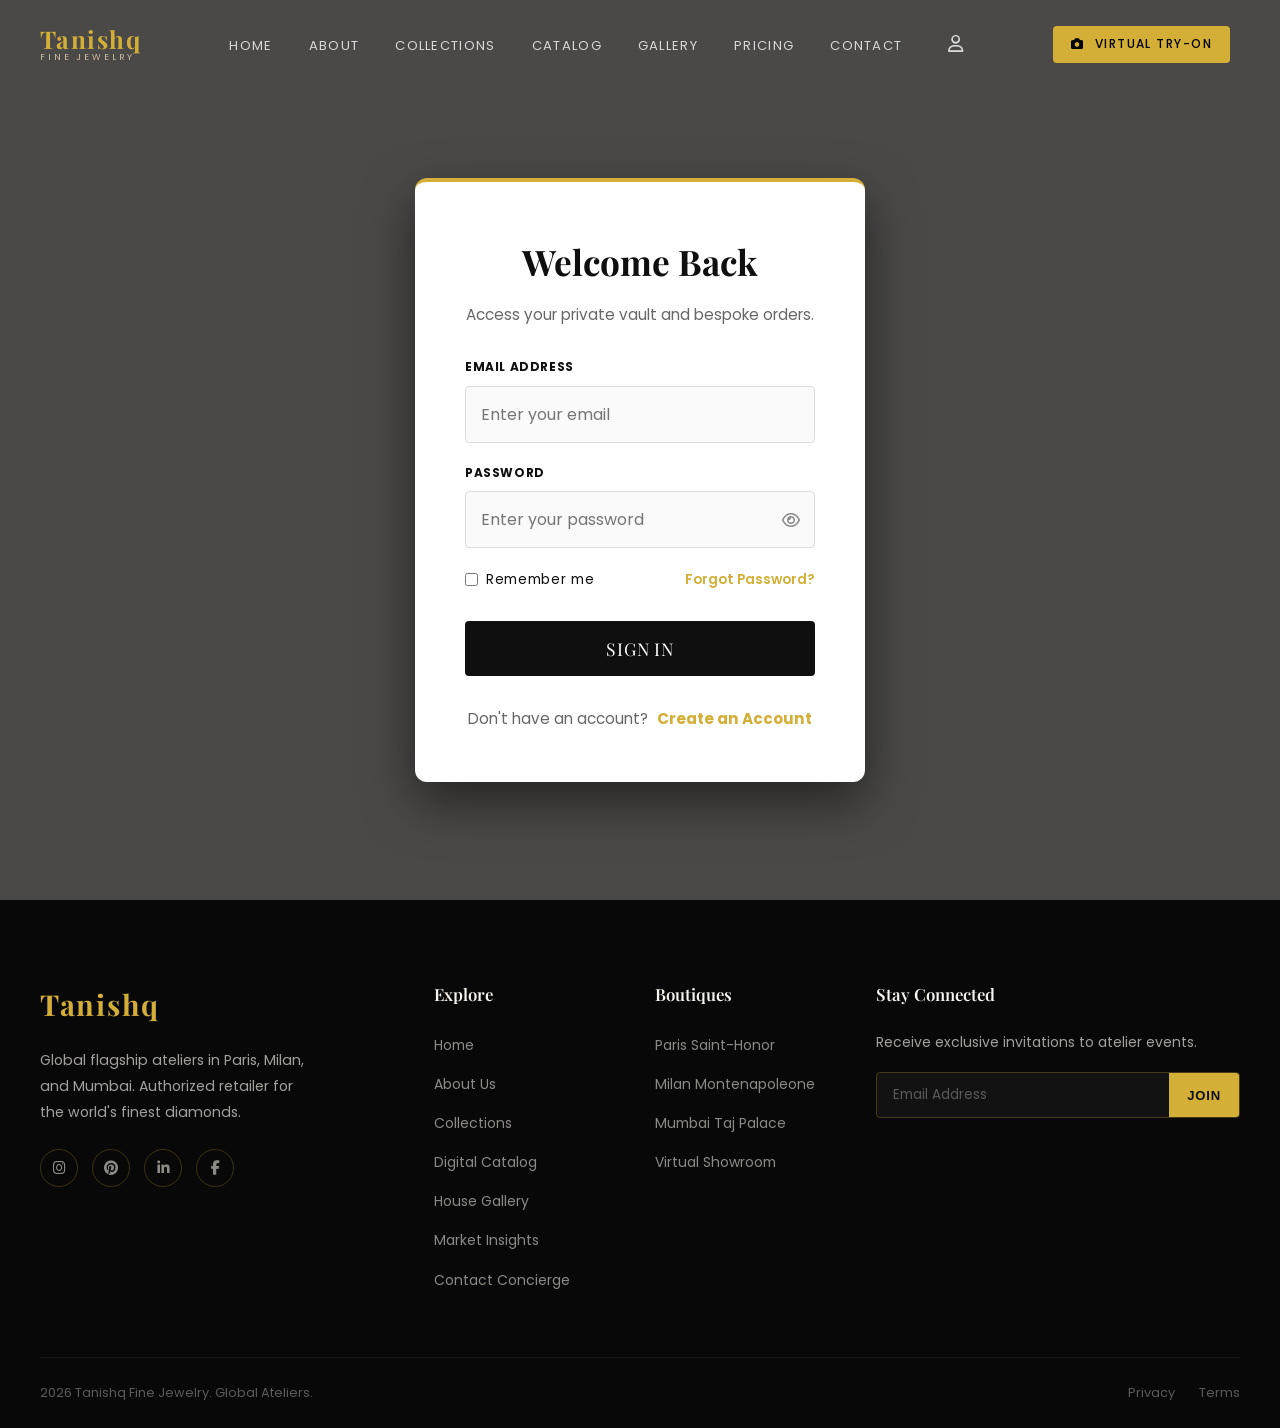
<file: dashboard.html>
<!DOCTYPE html>
<html lang="en">

<head>
 <meta charset="UTF-8" />
 <meta name="viewport" content="width=device-width, initial-scale=1.0" />
 <meta name="description" content="Client Dashboard - Tanishq Fine Jewelry" />
 <title>Client Dashboard | Tanishq Fine Jewelry</title>
 <link rel="stylesheet" href="style.css" />
 <link rel="stylesheet" href="https://cdnjs.cloudflare.com/ajax/libs/font-awesome/6.5.0/css/all.min.css" />
   <style>
  /* Dashboard Specific Styles */
  body { background: #fafafa; overflow-x: hidden; width: 100%; }

  /* ===== LAYOUT ===== */
  .dashboard-wrapper {
    padding: 120px 30px 80px;
    display: grid;
    grid-template-columns: 280px 1fr;
    gap: 40px;
    max-width: 1400px;
    margin: 0 auto;
    box-sizing: border-box;
  }

  /* ===== SIDEBAR ===== */
  .dashboard-sidebar {
    background: #fff;
    border: 1px solid #eee;
    border-radius: var(--radius-md);
    padding: 35px 25px;
    height: max-content;
    position: sticky;
    top: 100px;
    box-shadow: var(--shadow-soft);
  }

  .client-profile {
    text-align: center;
    margin-bottom: 35px;
    padding-bottom: 25px;
    border-bottom: 1px solid #eee;
  }

  .client-avatar {
    width: 80px; height: 80px;
    border-radius: 50%;
    background: var(--color-black);
    color: var(--color-gold);
    display: flex; align-items: center; justify-content: center;
    font-size: 2.2rem;
    font-family: var(--font-heading);
    margin: 0 auto 12px;
  }

  .client-name { font-family: var(--font-heading); font-size: 1.1rem; font-weight: 700; }
  .client-status { font-size: 0.72rem; color: #888; text-transform: uppercase; letter-spacing: 0.1em; font-weight: 700; }

  .sidebar-menu { list-style: none; padding: 0; margin: 0; }
  .sidebar-menu li { margin-bottom: 6px; }
  .sidebar-menu a {
    display: flex; align-items: center; gap: 12px;
    padding: 12px 15px;
    color: #666; border-radius: var(--radius-sm);
    transition: all 0.3s; font-weight: 500; font-size: 0.9rem;
  }
  .signout-btn { color: #a00 !important; border-color: rgba(170, 0, 0, 0.2) !important; }
  .signout-btn:hover { background: rgba(170, 0, 0, 0.05) !important; }
  .sidebar-menu a:hover, .sidebar-menu a.active {
    background: rgba(212,175,55,0.08); color: var(--color-gold);
  }
  .sidebar-menu i { width: 20px; text-align: center; font-size: 1rem; }

  /* ===== MAIN CONTENT ===== */
  .dashboard-main { display: flex; flex-direction: column; gap: 30px; min-width: 0; }
  .dashboard-header h1 { font-family: var(--font-heading); font-size: 2.2rem; color: var(--color-black); }
  .dashboard-header p { color: #666; margin-top: 5px; line-height: 1.5; }

  /* ===== STATS ===== */
  .stats-grid { display: grid; grid-template-columns: repeat(3, 1fr); gap: 20px; }
  .stat-card {
    background: #fff; padding: 20px;
    border-radius: var(--radius-md); border: 1px solid #eee;
    display: flex; align-items: center; gap: 15px;
    box-shadow: var(--shadow-soft); min-width: 0;
  }
  .stat-icon {
    width: 46px; height: 46px; border-radius: 10px;
    background: var(--color-gold-dim); color: var(--color-gold);
    display: flex; align-items: center; justify-content: center;
    font-size: 1.1rem; flex-shrink: 0;
  }
  .stat-info h3 { font-family: var(--font-heading); font-size: 1.7rem; line-height: 1; }
  .stat-info p { font-size: 0.72rem; color: #888; text-transform: uppercase; letter-spacing: 0.05em; margin-top: 4px; }

  /* ===== SECTIONS ===== */
  .dashboard-section {
    background: #fff; padding: 30px;
    border-radius: var(--radius-md); border: 1px solid #eee;
    box-shadow: var(--shadow-soft); min-width: 0;
  }
  .section-title {
    display: flex; justify-content: space-between; align-items: center;
    margin-bottom: 25px; font-family: var(--font-heading); font-size: 1.3rem;
    gap: 10px; flex-wrap: wrap;
  }
  .section-title a { font-size: 0.82rem; color: var(--color-gold); font-family: var(--font-body); font-weight: 500; }

  /* ===== TABLE ===== */
  .table-responsive { width: 100%; overflow-x: auto; -webkit-overflow-scrolling: touch; }
  .orders-table { width: 100%; border-collapse: collapse; min-width: 540px; }
  .orders-table th {
    text-align: left; padding: 11px 10px;
    font-size: 0.7rem; text-transform: uppercase; letter-spacing: 0.1em;
    color: #888; border-bottom: 1px solid #eee; white-space: nowrap;
  }
  .orders-table td { padding: 14px 10px; border-bottom: 1px solid #fafafa; font-size: 0.88rem; }
  .order-item { display: flex; align-items: center; gap: 12px; }
  .order-item img { width: 54px; height: 54px; border-radius: var(--radius-sm); object-fit: cover; flex-shrink: 0; }
  .order-item-info h4 { font-family: var(--font-heading); font-size: 0.92rem; margin-bottom: 3px; }
  .order-item-info span { font-size: 0.7rem; color: #888; }

  .status { padding: 4px 10px; border-radius: 50px; font-size: 0.65rem; font-weight: 600; text-transform: uppercase; white-space: nowrap; }
  .status.processing { background: #fff4e5; color: #b7791f; }
  .status.shipped    { background: #ebf8ff; color: #2b6cb0; }
  .status.delivered  { background: #f0fff4; color: #2f855a; }

  .action-btn {
    padding: 7px 13px; border: 1px solid #eee; background: #fff;
    border-radius: var(--radius-sm); font-size: 0.7rem; cursor: pointer;
    transition: all 0.3s; white-space: nowrap;
  }
  .action-btn:hover { border-color: var(--color-gold); color: var(--color-gold); }

  /* ===== VIEWS ===== */
  .dash-view { display: none; animation: fadeIn 0.4s ease forwards; }
  .dash-view.active { display: block; }
  @keyframes fadeIn { from { opacity:0; transform:translateY(10px); } to { opacity:1; transform:translateY(0); } }

  /* ===== FORM ===== */
  .settings-form label { display: block; font-size: 0.78rem; font-weight: 700; text-transform: uppercase; margin-bottom: 7px; color: #333; }
  .settings-form input, .settings-form textarea, .settings-form select {
    width: 100%; padding: 11px; border: 1px solid #ddd;
    border-radius: var(--radius-sm); margin-bottom: 22px;
    font-family: var(--font-body); font-size: 0.92rem; box-sizing: border-box;
  }

  /* ===== RESPONSIVE ===== */

  /* Tablet (<=1024px): Sidebar becomes horizontal scroll tabs */
  @media (max-width: 1024px) {
    .dashboard-wrapper {
      display: flex; flex-direction: column;
      padding: 100px 20px 60px;
      gap: 0; max-width: 100%; box-sizing: border-box;
    }
    .dashboard-sidebar {
      position: relative; top: 0;
      padding: 15px 0; box-shadow: none;
      border: none; border-bottom: 1px solid #eee;
      background: transparent; border-radius: 0;
      margin-bottom: 25px; width: 100%;
    }
    .client-profile {
      display: flex; flex-direction: row; align-items: center;
      text-align: left; gap: 14px;
      margin-bottom: 14px; padding-bottom: 14px;
    }
    .client-avatar { width: 54px; height: 54px; font-size: 1.3rem; margin: 0; }
    .sidebar-menu {
      display: flex; overflow-x: auto; gap: 8px;
      padding-bottom: 6px; scrollbar-width: none;
    }
    .sidebar-menu::-webkit-scrollbar { display: none; }
    .sidebar-menu li { margin-bottom: 0; flex-shrink: 0; }
    .sidebar-menu a {
      padding: 8px 16px; white-space: nowrap;
      background: #fff; border: 1px solid #eee;
      border-radius: 50px; font-size: 0.82rem; gap: 7px;
    }
    .sidebar-menu a i { font-size: 0.85rem; }
    .stats-grid { grid-template-columns: repeat(3,1fr); gap: 14px; }
    .dashboard-main { gap: 20px; }
  }

  /* Mobile (<=768px) */
  @media (max-width: 768px) {
    .dashboard-wrapper { padding: 88px 15px 50px; }
    .dashboard-header h1 { font-size: 1.6rem; }
    .stats-grid { grid-template-columns: 1fr 1fr; gap: 12px; }
    .stat-card { padding: 14px 12px; gap: 12px; }
    .stat-icon { width: 40px; height: 40px; font-size: 0.95rem; }
    .stat-info h3 { font-size: 1.35rem; }
    .dashboard-section { padding: 20px 15px; }
    .section-title { font-size: 1.15rem; }
  }

  /* Small Mobile (<=480px) */
  @media (max-width: 480px) {
    .dashboard-wrapper { padding: 82px 12px 40px; }
    .stats-grid { grid-template-columns: 1fr; gap: 10px; }
    .stat-card { padding: 13px; }
    .dashboard-header h1 { font-size: 1.4rem; }
    .dashboard-header p { font-size: 0.88rem; }
    .dashboard-section { padding: 16px 12px; }
    .section-title { font-size: 1.1rem; }
    .orders-table th, .orders-table td { padding: 9px 7px; }
    .order-item img { width: 42px; height: 42px; }
    .sidebar-menu a { padding: 7px 13px; font-size: 0.78rem; }
    .dashboard-main { gap: 15px; }
  }
  </style>
</head>

<body>

 <!-- NAVBAR (Sticky) -->
 <nav class="navbar" id="navbar">
 <div class="container">
 <a href="index.html" class="nav-logo">
 <span class="nav-logo-name">Tanishq</span>
 <span class="nav-logo-tagline">Fine Jewelry</span>
 </a>
 <ul class="nav-links">
 <li><a href="index.html">Home</a></li>
 <li><a href="about.html">About</a></li>
 <li><a href="products.html">Collections</a></li>
 <li><a href="catalog.html">Catalog</a></li>
 <li><a href="gallery.html">Gallery</a></li>
 <li><a href="pricing.html">Pricing</a></li>
 <li><a href="contact.html">Contact</a></li>
 <li class="nav-dropdown" style="margin-left: 10px;">
 <a href="javascript:void(0)" id="profileDropdownBtn"><i class="fa-regular fa-user"></i></a>
 <div class="dropdown-menu" id="profileDropdown">
 <a href="login.html">Log In</a>
 <a href="signup.html">Sign Up</a>
 <a href="dashboard.html">Dashboard</a>
 </div>
 </li>
 </ul>
 <div class="nav-actions">
 <a href="tryon.html" class="btn btn-primary"
 style="padding: 8px 18px; font-size: 0.75rem; background: var(--color-gold); color: #000; margin-right: 10px;"><i
 class="fa-solid fa-camera"></i> Virtual Try-On</a>
 <a href="javascript:void(0)" class="nav-mobile-profile"><i class="fa-regular fa-user"></i></a><button class="nav-toggle" id="navToggle"><span></span><span></span><span></span></button>
 </div>
 </div>
 </nav>

     <div class="nav-mobile" id="navMobile">
 <button class="nav-mobile-close" id="navClose" aria-label="Close menu">&times;</button>
 <a href="index.html">Home</a>
 <a href="about.html">About</a>
 <a href="products.html">Collections</a>
 <a href="catalog.html">Catalog</a>
 <a href="gallery.html">Gallery</a>
 <a href="pricing.html">Pricing</a>
 <a href="contact.html">Contact</a>
 <hr style="width: 40px; border: 0; border-top: 1px solid rgba(212,175,55,0.3); margin: 5px 0;">
 <a href="tryon.html" style="color: var(--color-gold);"><i class="fa-solid fa-camera"></i> Virtual Try-On</a>
 </div>

 <!-- DASHBOARD -->
 <div class="dashboard-wrapper">
 
 <!-- Sidebar -->
 <aside class="dashboard-sidebar">
 <div class="client-profile">
 <div class="client-avatar" id="dashProfileAvatar">E</div>
 <div>
 <div class="client-name" id="dashProfileName">Eleanor Vance</div>
 <div class="client-status">Diamond Member</div>
 </div>
 </div>
 <ul class="sidebar-menu">
 <li><a href="javascript:void(0)" onclick="switchView('view-dashboard', this)" class="active"><i class="fa-solid fa-border-all"></i> Dashboard</a></li>
 <li><a href="javascript:void(0)" onclick="switchView('view-orders', this)"><i class="fa-solid fa-box-open"></i> Order History</a></li>
 <li><a href="javascript:void(0)" onclick="switchView('view-wishlist', this)"><i class="fa-regular fa-heart"></i> My Wishlist</a></li>
 <li><a href="javascript:void(0)" onclick="switchView('view-appointments', this)"><i class="fa-solid fa-calendar-check"></i> Appointments</a></li>
 <li><a href="javascript:void(0)" onclick="switchView('view-bespoke', this)"><i class="fa-solid fa-gem"></i> Bespoke Commissions</a></li>
 <li><a href="javascript:void(0)" onclick="switchView('view-settings', this)"><i class="fa-solid fa-sliders"></i> Account Settings</a></li>
 <li><a href="#" id="dashSignOut" class="signout-btn"><i class="fa-solid fa-arrow-right-from-bracket"></i> Sign Out</a></li>
 </ul>
 </aside>

 <!-- Main Content -->
 <main class="dashboard-main" id="dashboardMain">
 
 <!-- DASHBOARD VIEW -->
 <div id="view-dashboard" class="dash-view active">
 <div class="dashboard-header">
 <h1 id="dashWelcome">Welcome Back, Eleanor.</h1>
 <p>Here is an overview of your exclusive acquisitions and bespoke journey.</p>
 </div>

 <div class="stats-grid">
 <div class="stat-card">
 <div class="stat-icon"><i class="fa-solid fa-boxes-stacked"></i></div>
 <div class="stat-info">
 <h3 id="dashOrderCount">0</h3>
 <p>Total Orders</p>
 </div>
 </div>
 <div class="stat-card">
 <div class="stat-icon"><i class="fa-solid fa-calendar-day"></i></div>
 <div class="stat-info">
 <h3 id="dashApptCount">0</h3>
 <p>Upcoming Appt.</p>
 </div>
 </div>
 <div class="stat-card">
 <div class="stat-icon"><i class="fa-solid fa-star"></i></div>
 <div class="stat-info">
 <h3 id="dashRewardPoints">500</h3>
 <p>Reward Points</p>
 </div>
 </div>
 </div>

 <section class="dashboard-section" style="margin-top: 40px;">
 <div class="section-title">
 <span>Recent Acquisitions</span>
 <a href="javascript:void(0)" onclick="switchView('view-orders')">View All Orders &rarr;</a>
 </div>
 <div class="table-responsive"><table class="orders-table">
 <thead><tr><th>Masterpiece</th><th>Order ID</th><th>Date</th><th>Status</th><th>Action</th></tr></thead>
 <tbody id="ordersTbody"></tbody>
 </table></div>
 </section>
 </div>

 <!-- ORDERS VIEW -->
 <div id="view-orders" class="dash-view">
 <div class="dashboard-header">
 <h1>Order History</h1>
 <p>Review your past acquisitions and track current bespoke orders.</p>
 </div>
 <section class="dashboard-section" style="margin-top: 40px;">
 <div class="table-responsive"><table class="orders-table">
 <thead><tr><th>Masterpiece</th><th>Order ID</th><th>Date</th><th>Status</th><th>Action</th></tr></thead>
 <tbody id="fullOrdersTbody"></tbody>
 </table></div>
 </section>
 </div>

 <!-- WISHLIST VIEW -->
 <div id="view-wishlist" class="dash-view">
 <div class="dashboard-header">
 <h1>My Wishlist</h1>
 <p>Your curated selection of Tanishq masterpieces.</p>
 </div>
 <section class="dashboard-section" style="margin-top: 40px;">
 <div id="wishlistContainer" style="display: grid; grid-template-columns: repeat(auto-fit, minmax(200px, 1fr)); gap: 20px;"></div>
 </section>
 </div>

 <!-- APPOINTMENTS VIEW -->
 <div id="view-appointments" class="dash-view">
 <div class="dashboard-header">
 <h1>Appointments</h1>
 <p>Schedule a private viewing at our boutiques.</p>
 </div>
 <section class="dashboard-section" style="margin-top: 40px;">
 <form class="settings-form" id="appointmentForm" style="max-width: 500px;">
 <label>Preferred Date</label>
 <input type="date" id="apptDate" required>
 <label>Boutique Location</label>
 <select id="apptLocation" style="width: 100%; padding: 12px; margin-bottom: 20px; border: 1px solid #ddd; border-radius: 4px;" required>
 <option value="">Select a location</option>
 <option value="ny">New York - Fifth Avenue</option>
 <option value="paris">Paris - Place Vend me</option>
 <option value="london">London - Bond Street</option>
 </select>
 <button class="action-btn" style="background: var(--color-black); color: #fff; width: 100%; border: none; padding: 15px; font-family: var(--font-heading); cursor: pointer;">Book Appointment</button>
 </form>
 <div id="apptSuccess" style="display: none; padding: 20px; background: rgba(212,175,55,0.1); border-left: 3px solid var(--color-gold); margin-top: 20px; font-weight: bold;">
 Your private viewing has been scheduled. We will contact you shortly.
 </div>
 </section>
 </div>

 <!-- BESPOKE VIEW -->
 <div id="view-bespoke" class="dash-view">
 <div class="dashboard-header">
 <h1>Bespoke Commissions</h1>
 <p>Start the journey of creating your custom masterpiece.</p>
 </div>
 <section class="dashboard-section" style="margin-top: 40px;">
 <form class="settings-form" id="bespokeForm" style="max-width: 500px;">
 <label>Design Concept</label>
 <textarea id="bespokeDetails" rows="4" style="width: 100%; padding: 12px; margin-bottom: 20px; border: 1px solid #ddd; border-radius: 4px; font-family: var(--font-body);" placeholder="Describe your vision..." required></textarea>
 <label>Budget Range</label>
 <select id="bespokeBudget" style="width: 100%; padding: 12px; margin-bottom: 20px; border: 1px solid #ddd; border-radius: 4px;" required>
 <option value="">Select a range</option>
 <option value="10k">,000 - ,000</option>
 <option value="25k">,000 - ,000</option>
 <option value="50k">,000+</option>
 </select>
 <button class="action-btn" style="background: var(--color-gold); color: #000; width: 100%; border: none; padding: 15px; font-family: var(--font-heading); cursor: pointer;">Submit Request</button>
 </form>
 <div id="bespokeSuccess" style="display: none; padding: 20px; background: rgba(212,175,55,0.1); border-left: 3px solid var(--color-gold); margin-top: 20px; font-weight: bold;">
 Request submitted. Our master artisans will review your vision.
 </div>
 </section>
 </div>

 <!-- SETTINGS VIEW -->
 <div id="view-settings" class="dash-view">
 <div class="dashboard-header">
 <h1>Account Settings</h1>
 <p>Manage your profile and security preferences.</p>
 </div>
 <section class="dashboard-section" style="margin-top: 40px;">
 <form class="settings-form" id="settingsForm" style="max-width: 500px;">
 <label>First Name</label>
 <input type="text" id="setFname">
 <label>Last Name</label>
 <input type="text" id="setLname">
 <label>Email</label>
 <input type="email" id="setEmail" disabled style="background: #eee; cursor: not-allowed;">
 <button class="action-btn" style="background: var(--color-black); color: #fff; width: 100%; border: none; padding: 15px; margin-top: 10px; font-family: var(--font-heading); font-size: 1.1rem; cursor: pointer;">Save Changes</button>
 </form>
 </section>
 </div>

 </main>
 </div>

 <!-- FOOTER -->
 <footer class="footer">
 <div class="container">
 <div class="footer-grid">
 <div class="footer-brand">
 <span class="nav-logo-name">Tanishq</span>
 <p>Global flagship ateliers in Paris, Milan, and Mumbai. Authorized retailer for the world's finest diamonds.</p>
 <div class="footer-socials">
 <a href="https://www.instagram.com/tanishqjewellery/" target="_blank" rel="noopener" class="footer-social-link"><i class="fa-brands fa-instagram"></i></a>
 <a href="https://www.pinterest.com/tanishqjewellery/" target="_blank" rel="noopener" class="footer-social-link"><i class="fa-brands fa-pinterest"></i></a>
 <a href="https://www.linkedin.com/company/tanishq/" target="_blank" rel="noopener" class="footer-social-link"><i class="fa-brands fa-linkedin-in"></i></a>
 <a href="https://www.facebook.com/Tanishq/" target="_blank" rel="noopener" class="footer-social-link"><i class="fa-brands fa-facebook-f"></i></a>
 </div>

 </div>
 <div>
 <h4 class="footer-heading">Explore</h4>
 <ul class="footer-links">
 <li><a href="index.html">Home</a></li>
 <li><a href="about.html">About Us</a></li>
 <li><a href="products.html">Collections</a></li>
 <li><a href="catalog.html">Digital Catalog</a></li>
 <li><a href="gallery.html">House Gallery</a></li>
 <li><a href="pricing.html">Market Insights</a></li>
 <li><a href="contact.html">Contact Concierge</a></li>
 </ul>
 </div>
 <div>
 <h4 class="footer-heading">Boutiques</h4>
 <ul class="footer-links">
 <li><a href="#">Paris Saint-Honor </a></li>
 <li><a href="#">Milan Montenapoleone</a></li>
 <li><a href="#">Mumbai Taj Palace</a></li>
 <li><a href="#">Virtual Showroom</a></li>
 </ul>
 </div>

 <div class="footer-newsletter">
 <h4 class="footer-heading">Stay Connected</h4>
 <p>Receive exclusive invitations to atelier events.</p>
 <form class="footer-newsletter-form">
 <input type="email" placeholder="Email Address">
 <button type="submit">Join</button>
 </form>
 </div>
 </div>
 <div class="footer-bottom">
 <span> 2026 Tanishq Fine Jewelry. Global Ateliers.</span>
 <div class="footer-bottom-links">
 <a href="#">Privacy</a>
 <a href="#">Terms</a>
 </div>
 </div>
 </div>
 </footer>

 <script src="script.js"></script>
</body>
</html>
</file>
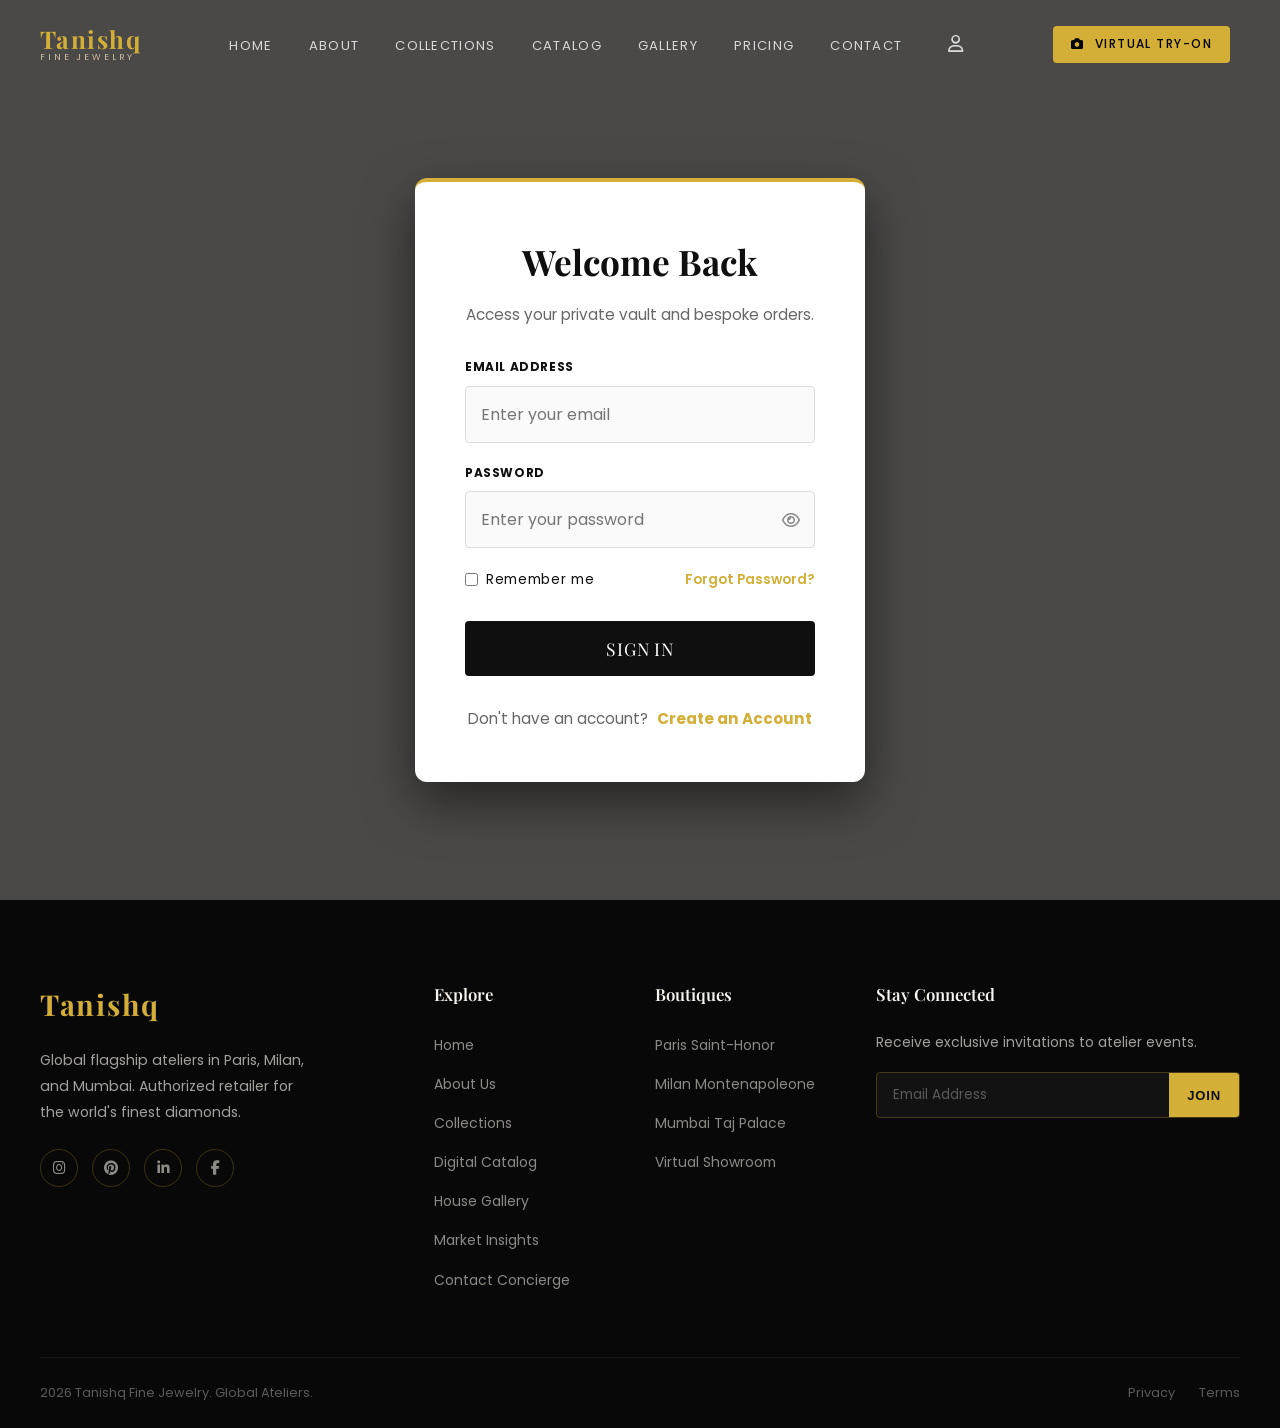
<file: login.html>
<!DOCTYPE html>
<html lang="en">

<head>
 <meta charset="UTF-8" />
 <meta name="viewport" content="width=device-width, initial-scale=1.0" />
 <meta name="description" content="Client Login - Tanishq Fine Jewelry" />
 <title>Client Login | Tanishq Fine Jewelry</title>
 <link rel="stylesheet" href="style.css" />
 <link rel="stylesheet" href="https://cdnjs.cloudflare.com/ajax/libs/font-awesome/6.5.0/css/all.min.css" />
 <style>
 .auth-section {
 min-height: 100vh;
 display: flex;
 align-items: center;
 justify-content: center;
 background: url('https://images.unsplash.com/photo-1601821765780-754fa98637c1?q=80&w=1600') no-repeat center center/cover;
 position: relative;
 padding: 120px 20px 60px;
 }

 .auth-overlay {
 position: absolute;
 inset: 0;
 background: rgba(0, 0, 0, 0.7);
 z-index: 1;
 }

 .auth-card {
 position: relative;
 z-index: 2;
 background: #fff;
 padding: 50px;
 border-radius: var(--radius-md);
 width: 100%;
 max-width: 450px;
 box-shadow: 0 20px 50px rgba(0, 0, 0, 0.5);
 border-top: 4px solid var(--color-gold);
 text-align: center;
 animation: fadeInUp 0.6s ease forwards;
 }

 .auth-card h2 {
 font-family: var(--font-heading);
 font-size: 2.2rem;
 margin-bottom: 10px;
 color: var(--color-black);
 }

 .auth-card p {
 color: #666;
 margin-bottom: 30px;
 font-size: 0.95rem;
 }

 .auth-form {
 display: flex;
 flex-direction: column;
 gap: 20px;
 text-align: left;
 }

 .auth-form label {
 font-size: 0.75rem;
 font-weight: 700;
 color: var(--color-black);
 text-transform: uppercase;
 letter-spacing: 0.05em;
 margin-bottom: -12px;
 z-index: 1;
 }

 .auth-form input {
 width: 100%;
 padding: 15px;
 border: 1px solid #ddd;
 border-radius: var(--radius-sm);
 font-family: var(--font-body);
 font-size: 1rem;
 transition: all 0.3s;
 background: #fafafa;
 box-sizing: border-box;
 }

 .auth-form input:focus {
 outline: none;
 border-color: var(--color-gold);
 background: #fff;
 box-shadow: 0 0 0 3px rgba(212, 175, 55, 0.1);
 }

 .auth-options {
 display: flex;
 justify-content: space-between;
 align-items: center;
 font-size: 0.85rem;
 }

 .auth-options a {
 color: var(--color-gold);
 font-weight: 600;
 text-decoration: none;
 }

 .auth-options a:hover {
 text-decoration: underline;
 }

 .checkbox-wrap {
 display: flex;
 align-items: center;
 gap: 8px;
 }

 .auth-btn {
 width: 100%;
 padding: 16px;
 background: var(--color-black);
 color: #fff;
 border: none;
 border-radius: var(--radius-sm);
 font-family: var(--font-heading);
 font-size: 1.1rem;
 cursor: pointer;
 transition: background 0.3s;
 margin-top: 10px;
 text-transform: uppercase;
 letter-spacing: 0.05em;
 }

 .auth-btn:hover {
 background: var(--color-gold);
 color: #000;
 }

 .auth-switch {
 margin-top: 30px;
 font-size: 0.95rem;
 color: #666;
 }

 .auth-switch a {
 color: var(--color-gold);
 font-weight: 700;
 text-decoration: none;
 margin-left: 5px;
 }

 .auth-switch a:hover {
 text-decoration: underline;
 }

 @keyframes fadeInUp {
 from {
 opacity: 0;
 transform: translateY(20px);
 }
 to {
 opacity: 1;
 transform: translateY(0);
 }
 }

 @media (max-width: 576px) {
 .auth-card {
 padding: 40px 25px;
 }
 }
 /* Responsive login/signup */
 @media (max-width: 768px) {
 .auth-card {
 padding: 40px 30px;
 }
 .form-group-row {
 flex-direction: column;
 gap: 0;
 }
 }
 @media (max-width: 576px) {
 .auth-card {
 padding: 30px 20px;
 }
 .auth-card h2 {
 font-size: 2rem;
 }
 .auth-options {
 flex-direction: column;
 gap: 15px;
 align-items: flex-start;
 }
 }
 </style>
</head>

<body>

 <!-- NAVBAR (Sticky) -->
 <nav class="navbar" id="navbar">
 <div class="container">
 <a href="index.html" class="nav-logo">
 <span class="nav-logo-name">Tanishq</span>
 <span class="nav-logo-tagline">Fine Jewelry</span>
 </a>
 <ul class="nav-links">
 <li><a href="index.html">Home</a></li>
 <li><a href="about.html">About</a></li>
 <li><a href="products.html">Collections</a></li>
 <li><a href="catalog.html">Catalog</a></li>
 <li><a href="gallery.html">Gallery</a></li>
 <li><a href="pricing.html">Pricing</a></li>
 <li><a href="contact.html">Contact</a></li>
 <li class="nav-dropdown" style="margin-left: 10px;">
 <a href="javascript:void(0)" id="profileDropdownBtn"><i class="fa-regular fa-user"></i></a>
 <div class="dropdown-menu" id="profileDropdown">
 <a href="login.html">Log In</a>
 <a href="signup.html">Sign Up</a>
 <a href="dashboard.html">Dashboard</a>
 </div>
 </li>
 </ul>
 <div class="nav-actions">
 <a href="tryon.html" class="btn btn-primary"
 style="padding: 8px 18px; font-size: 0.75rem; background: var(--color-gold); color: #000; margin-right: 10px;"><i
 class="fa-solid fa-camera"></i> Virtual Try-On</a>
 <a href="javascript:void(0)" class="nav-mobile-profile"><i class="fa-regular fa-user"></i></a><button class="nav-toggle" id="navToggle"><span></span><span></span><span></span></button>
 </div>
 </div>
 </nav>

 <div class="nav-mobile" id="navMobile">
 <button class="nav-mobile-close" id="navClose" aria-label="Close menu">&times;</button>
 <a href="index.html">Home</a>
 <a href="about.html">About</a>
 <a href="products.html">Collections</a>
 <a href="catalog.html">Catalog</a>
 <a href="gallery.html">Gallery</a>
 <a href="pricing.html">Pricing</a>
 <a href="contact.html">Contact</a>
 <hr style="width: 40px; border: 0; border-top: 1px solid rgba(212,175,55,0.3); margin: 5px 0;">
 <a href="tryon.html" style="color: var(--color-gold);"><i class="fa-solid fa-camera"></i> Virtual Try-On</a>
 </div>

 <!-- AUTH SECTION -->
 <section class="auth-section">
 <div class="auth-overlay"></div>
 <div class="auth-card">
 <h2>Welcome Back</h2>
 <p>Access your private vault and bespoke orders.</p>

 <form class="auth-form" id="loginForm">
 <label for="email">Email Address</label>
 <input type="email" id="email" placeholder="Enter your email" required>

 <label for="password">Password</label>
 <div style="position: relative;">
 <input type="password" id="password" placeholder="Enter your password" required style="padding-right: 45px;">
 <i class="fa-regular fa-eye toggle-password" data-target="password" style="position: absolute; right: 15px; top: 50%; transform: translateY(-50%); cursor: pointer; color: #888;"></i>
 </div>

 <div class="auth-options">
 <div class="checkbox-wrap">
 <input type="checkbox" id="remember">
 <label for="remember" style="margin-bottom: 0; text-transform: none; font-weight: 400; font-size: 0.85rem; white-space: nowrap;">Remember me</label>
 </div>
 <a href="#">Forgot Password?</a>
 </div>

 <button type="submit" class="auth-btn">Sign In</button>
 </form>

 <div class="auth-switch">
 Don't have an account? <a href="signup.html">Create an Account</a>
 </div>
 </div>
 </section>

 <!-- FOOTER -->
 <footer class="footer">
 <div class="container">
 <div class="footer-grid">
 <div class="footer-brand">
 <span class="nav-logo-name">Tanishq</span>
 <p>Global flagship ateliers in Paris, Milan, and Mumbai. Authorized retailer for the world's finest diamonds.</p>
 <div class="footer-socials">
 <a href="https://www.instagram.com/tanishqjewellery/" target="_blank" rel="noopener" class="footer-social-link"><i class="fa-brands fa-instagram"></i></a>
 <a href="https://www.pinterest.com/tanishqjewellery/" target="_blank" rel="noopener" class="footer-social-link"><i class="fa-brands fa-pinterest"></i></a>
 <a href="https://www.linkedin.com/company/tanishq/" target="_blank" rel="noopener" class="footer-social-link"><i class="fa-brands fa-linkedin-in"></i></a>
 <a href="https://www.facebook.com/Tanishq/" target="_blank" rel="noopener" class="footer-social-link"><i class="fa-brands fa-facebook-f"></i></a>
 </div>

 </div>
 <div>
 <h4 class="footer-heading">Explore</h4>
 <ul class="footer-links">
 <li><a href="index.html">Home</a></li>
 <li><a href="about.html">About Us</a></li>
 <li><a href="products.html">Collections</a></li>
 <li><a href="catalog.html">Digital Catalog</a></li>
 <li><a href="gallery.html">House Gallery</a></li>
 <li><a href="pricing.html">Market Insights</a></li>
 <li><a href="contact.html">Contact Concierge</a></li>
 </ul>
 </div>
 <div>
 <h4 class="footer-heading">Boutiques</h4>
 <ul class="footer-links">
 <li><a href="#">Paris Saint-Honor </a></li>
 <li><a href="#">Milan Montenapoleone</a></li>
 <li><a href="#">Mumbai Taj Palace</a></li>
 <li><a href="#">Virtual Showroom</a></li>
 </ul>
 </div>

 <div class="footer-newsletter">
 <h4 class="footer-heading">Stay Connected</h4>
 <p>Receive exclusive invitations to atelier events.</p>
 <form class="footer-newsletter-form">
 <input type="email" placeholder="Email Address">
 <button type="submit">Join</button>
 </form>
 </div>
 </div>
 <div class="footer-bottom">
 <span> 2026 Tanishq Fine Jewelry. Global Ateliers.</span>
 <div class="footer-bottom-links">
 <a href="#">Privacy</a>
 <a href="#">Terms</a>
 </div>
 </div>
 </div>
 </footer>

 <script src="script.js"></script>
</body>
</html>
</file>
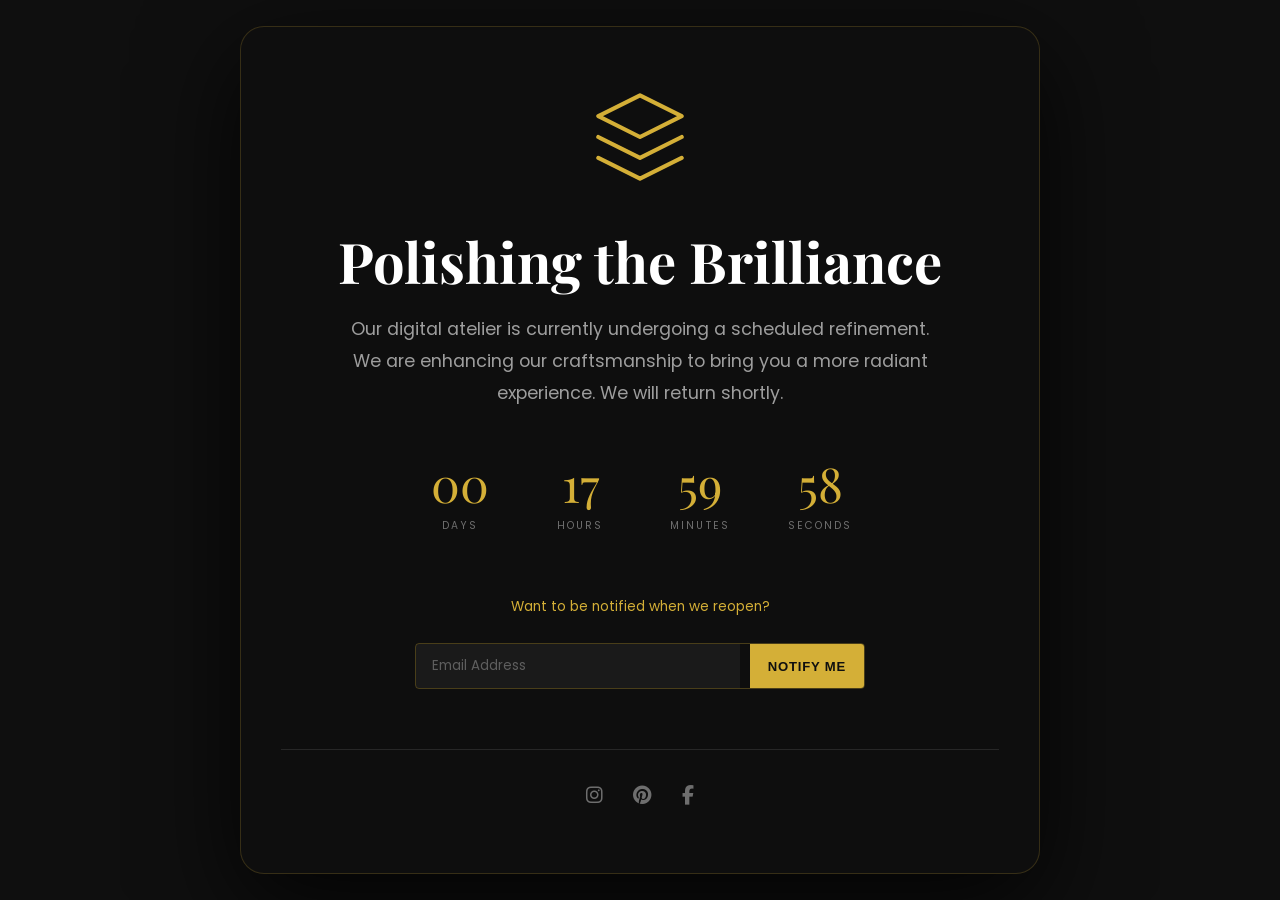
<file: maintenance.html>
<!DOCTYPE html>
<html lang="en">
<head>
 <meta charset="UTF-8" />
 <meta name="viewport" content="width=device-width, initial-scale=1.0" />
 <title>Polishing the Brilliance | Tanishq Fine Jewelry</title>
 <link rel="stylesheet" href="style.css" />
 <link rel="stylesheet" href="https://cdnjs.cloudflare.com/ajax/libs/font-awesome/6.5.0/css/all.min.css" />
 <style>
 body {
 background: var(--color-black);
 color: #fff;
 min-height: 100vh;
 display: flex;
 align-items: center;
 justify-content: center;
 margin: 0;
 padding: 20px;
 overflow-x: hidden;
 }

 .maintenance-bg {
 position: fixed;
 inset: 0;
 background: url('https://images.unsplash.com/photo-1515562141207-7a88fb7ce338?q=80&w=2070') center/cover;
 opacity: 0.3;
 filter: grayscale(100%) brightness(0.5);
 z-index: -1;
 }

 .maintenance-container {
 text-align: center;
 width: 100%;
 max-width: 800px;
 padding: 60px 40px;
 background: rgba(15, 15, 15, 0.85);
 backdrop-filter: blur(25px);
 border: 1px solid rgba(212, 175, 55, 0.2);
 border-radius: var(--radius-lg);
 box-shadow: 0 30px 100px rgba(0,0,0,0.8);
 position: relative;
 }

 .vector-icon {
 width: 100px;
 height: 100px;
 margin: 0 auto 40px;
 color: var(--color-gold);
 display: flex;
 align-items: center;
 justify-content: center;
 }

 .maintenance-title {
 font-family: var(--font-heading);
 font-size: clamp(2rem, 8vw, 3.5rem);
 margin-bottom: 20px;
 line-height: 1.2;
 }

 .maintenance-text {
 color: rgba(255, 255, 255, 0.6);
 margin: 0 auto 50px;
 font-size: clamp(0.9rem, 4vw, 1.1rem);
 line-height: 1.8;
 max-width: 600px;
 }

 /* Countdown Styles */
 .countdown {
 display: flex;
 justify-content: center;
 gap: clamp(20px, 5vw, 40px);
 margin-bottom: 60px;
 flex-wrap: wrap;
 }

 .timer-item {
 text-align: center;
 min-width: 80px;
 }

 .timer-val {
 display: block;
 font-family: var(--font-heading);
 font-size: clamp(2rem, 6vw, 3rem);
 color: var(--color-gold);
 line-height: 1;
 }

 .timer-label {
 font-size: 0.65rem;
 text-transform: uppercase;
 letter-spacing: 0.2em;
 color: rgba(255, 255, 255, 0.4);
 margin-top: 10px;
 display: block;
 }

 .newsletter-small {
 max-width: 450px;
 margin: 0 auto;
 }

 .newsletter-small p {
 font-size: 0.85rem;
 margin-bottom: 25px;
 color: var(--color-gold);
 }

 /* Ensure form button and input are aligned */
 .footer-newsletter-form {
 display: flex;
 gap: 10px;
 justify-content: center;
 }

 .maintenance-footer {
 margin-top: 60px;
 padding-top: 30px;
 border-top: 1px solid rgba(255, 255, 255, 0.1);
 display: flex;
 justify-content: center;
 gap: 30px;
 }

 .maintenance-footer a {
 color: rgba(255, 255, 255, 0.4);
 font-size: 1.2rem;
 transition: all 0.3s;
 }

 .maintenance-footer a:hover {
 color: var(--color-gold);
 transform: translateY(-3px);
 }

 /* --- Ultimate Responsive Pass for Maintenance --- */
 @media (max-width: 768px) {
 .maintenance-container { padding: 40px 20px !important; }
 .countdown { gap: 20px !important; }
 .timer-item { min-width: 60px !important; }
 }

 @media (max-width: 480px) {
 .footer-newsletter-form { flex-direction: column !important; width: 100% !important; gap: 10px !important; }
 .footer-newsletter-form input { width: 100% !important; border-radius: var(--radius-sm) !important; height: 50px; }
 .footer-newsletter-form button { width: 100% !important; height: 50px; border-radius: var(--radius-sm) !important; }
 .maintenance-footer { flex-wrap: wrap !important; gap: 20px !important; }
 }

 </style>
</head>
<body>

 <div class="maintenance-bg"></div>

 <div class="maintenance-container reveal">
 <div class="vector-icon">
 <!-- High-end Jewelers Tool SVG -->
 <svg viewBox="0 0 24 24" fill="none" stroke="currentColor" stroke-width="1" stroke-linecap="round" stroke-linejoin="round">
 <path d="M12 2L2 7l10 5 10-5-10-5zM2 17l10 5 10-5M2 12l10 5 10-5"/>
 </svg>
 </div>
 
 <h1 class="maintenance-title">Polishing the Brilliance</h1>
 <p class="maintenance-text">Our digital atelier is currently undergoing a scheduled refinement. We are enhancing our craftsmanship to bring you a more radiant experience. We will return shortly.</p>

 <div class="countdown">
 <div class="timer-item">
 <span class="timer-val" id="days">00</span>
 <span class="timer-label">Days</span>
 </div>
 <div class="timer-item">
 <span class="timer-val" id="hours">00</span>
 <span class="timer-label">Hours</span>
 </div>
 <div class="timer-item">
 <span class="timer-val" id="minutes">00</span>
 <span class="timer-label">Minutes</span>
 </div>
 <div class="timer-item">
 <span class="timer-val" id="seconds">00</span>
 <span class="timer-label">Seconds</span>
 </div>
 </div>

 <div class="newsletter-small">
 <p>Want to be notified when we reopen?</p>
 <form class="footer-newsletter-form" onsubmit="event.preventDefault(); alert('We will notify you soon!')">
 <input type="email" placeholder="Email Address" style="background: rgba(255,255,255,0.05);">
 <button type="submit">Notify Me</button>
 </form>
 </div>

 <div class="maintenance-footer">
 <a href="#"><i class="fa-brands fa-instagram"></i></a>
 <a href="#"><i class="fa-brands fa-pinterest"></i></a>
 <a href="#"><i class="fa-brands fa-facebook-f"></i></a>
 </div>
 </div>

 <script>
 // Countdown Timer Logic
 const targetDate = new Date();
 targetDate.setHours(targetDate.getHours() + 18); // Set to 18 hours from now

 function updateCountdown() {
 const now = new Date().getTime();
 const distance = targetDate - now;

 const d = Math.floor(distance / (1000 * 60 * 60 * 24));
 const h = Math.floor((distance % (1000 * 60 * 60 * 24)) / (1000 * 60 * 60));
 const m = Math.floor((distance % (1000 * 60 * 60)) / (1000 * 60));
 const s = Math.floor((distance % (1000 * 60)) / 1000);

 document.getElementById('days').innerText = d.toString().padStart(2, '0');
 document.getElementById('hours').innerText = h.toString().padStart(2, '0');
 document.getElementById('minutes').innerText = m.toString().padStart(2, '0');
 document.getElementById('seconds').innerText = s.toString().padStart(2, '0');

 if (distance < 0) {
 clearInterval(timerInterval);
 document.querySelector('.countdown').innerHTML = "<h3>WE ARE BACK ONLINE</h3>";
 }
 }

 const timerInterval = setInterval(updateCountdown, 1000);
 updateCountdown();
 </script>
 <script src="script.js"></script>
</body>
</html>
</file>
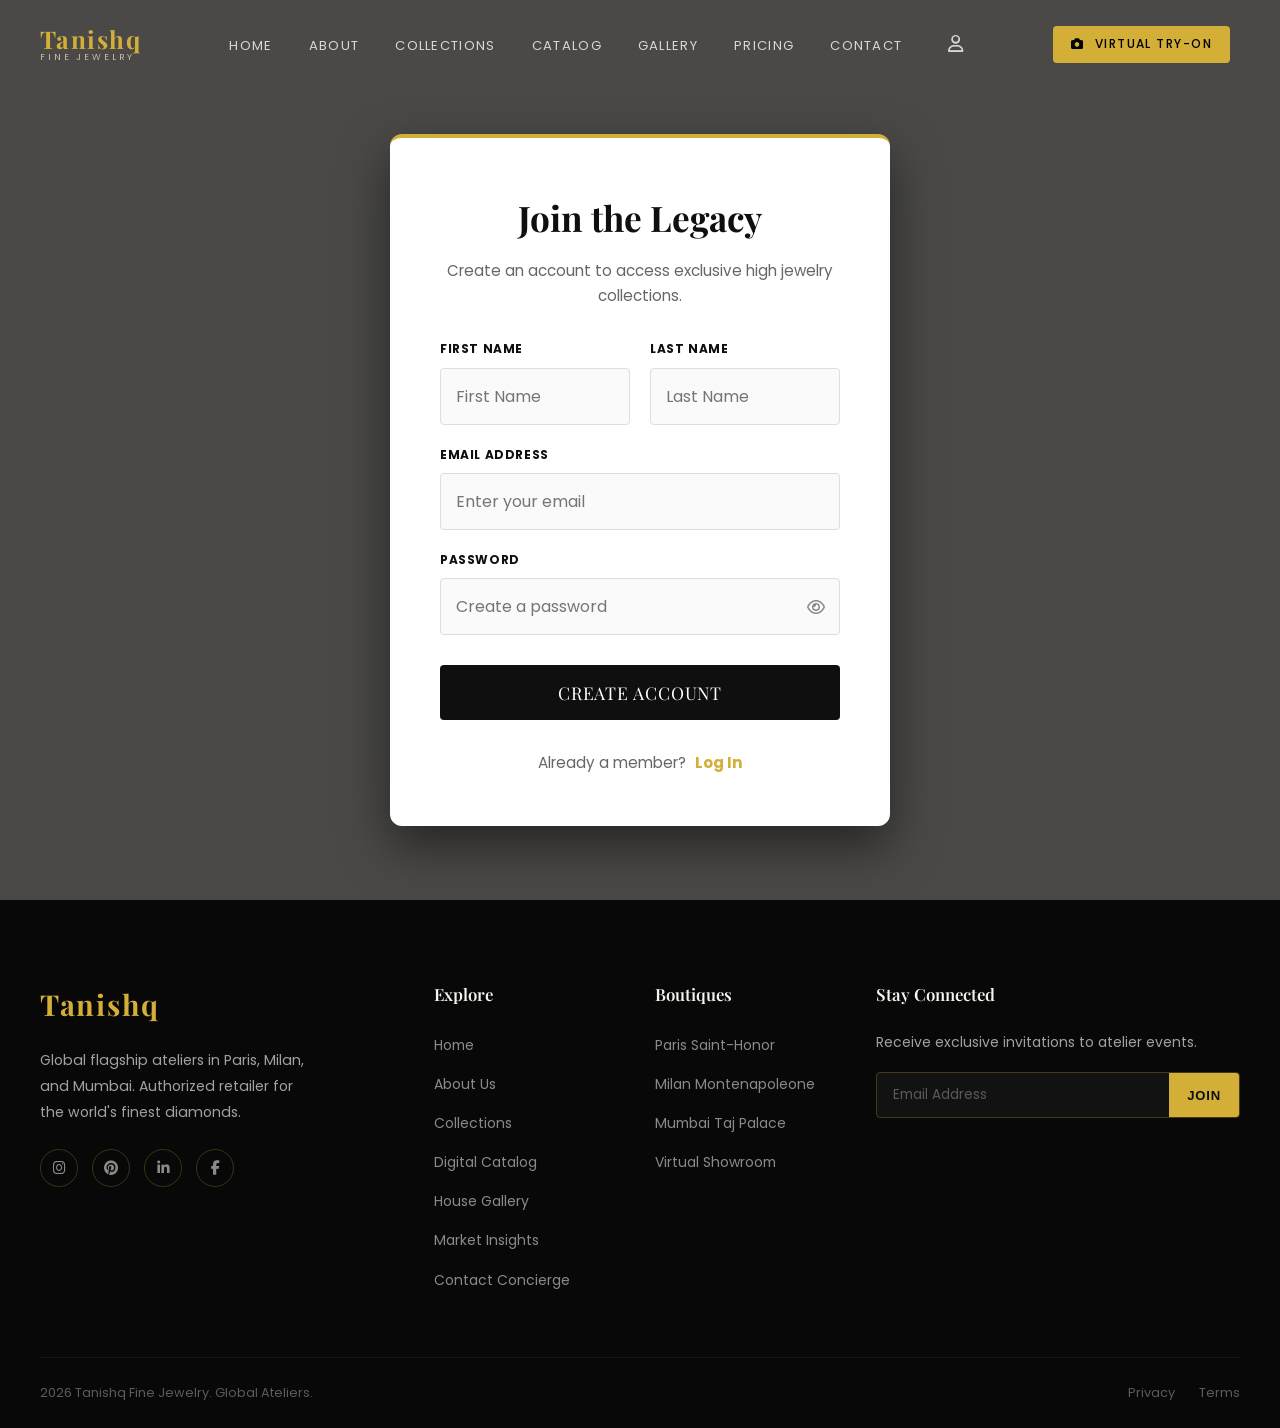
<file: signup.html>
<!DOCTYPE html>
<html lang="en">

<head>
 <meta charset="UTF-8" />
 <meta name="viewport" content="width=device-width, initial-scale=1.0" />
 <meta name="description" content="Create an Account - Tanishq Fine Jewelry" />
 <title>Create an Account | Tanishq Fine Jewelry</title>
 <link rel="stylesheet" href="style.css" />
 <link rel="stylesheet" href="https://cdnjs.cloudflare.com/ajax/libs/font-awesome/6.5.0/css/all.min.css" />
 <style>
 .auth-section {
 min-height: 100vh;
 display: flex;
 align-items: center;
 justify-content: center;
 background: url('https://images.unsplash.com/photo-1599643478518-a784e5dc4c8f?q=80&w=1600') no-repeat center center/cover;
 position: relative;
 padding: 120px 20px 60px;
 }

 .auth-overlay {
 position: absolute;
 inset: 0;
 background: rgba(0, 0, 0, 0.7);
 z-index: 1;
 }

 .auth-card {
 position: relative;
 z-index: 2;
 background: #fff;
 padding: 50px;
 border-radius: var(--radius-md);
 width: 100%;
 max-width: 500px;
 box-shadow: 0 20px 50px rgba(0, 0, 0, 0.5);
 border-top: 4px solid var(--color-gold);
 text-align: center;
 animation: fadeInUp 0.6s ease forwards;
 }

 .auth-card h2 {
 font-family: var(--font-heading);
 font-size: 2.2rem;
 margin-bottom: 10px;
 color: var(--color-black);
 }

 .auth-card p {
 color: #666;
 margin-bottom: 30px;
 font-size: 0.95rem;
 }

 .auth-form {
 display: flex;
 flex-direction: column;
 gap: 20px;
 text-align: left;
 }

 .form-group-row {
 display: flex;
 gap: 20px;
 }

 .form-group-row > div {
 flex: 1;
 display: flex;
 flex-direction: column;
 gap: 20px;
 }

 .auth-form label {
 font-size: 0.75rem;
 font-weight: 700;
 color: var(--color-black);
 text-transform: uppercase;
 letter-spacing: 0.05em;
 margin-bottom: -12px;
 z-index: 1;
 }

 .auth-form input {
 width: 100%;
 padding: 15px;
 border: 1px solid #ddd;
 border-radius: var(--radius-sm);
 font-family: var(--font-body);
 font-size: 1rem;
 transition: all 0.3s;
 background: #fafafa;
 box-sizing: border-box;
 }

 .auth-form input:focus {
 outline: none;
 border-color: var(--color-gold);
 background: #fff;
 box-shadow: 0 0 0 3px rgba(212, 175, 55, 0.1);
 }

 .auth-btn {
 width: 100%;
 padding: 16px;
 background: var(--color-black);
 color: #fff;
 border: none;
 border-radius: var(--radius-sm);
 font-family: var(--font-heading);
 font-size: 1.1rem;
 cursor: pointer;
 transition: background 0.3s;
 margin-top: 10px;
 text-transform: uppercase;
 letter-spacing: 0.05em;
 }

 .auth-btn:hover {
 background: var(--color-gold);
 color: #000;
 }

 .auth-switch {
 margin-top: 30px;
 font-size: 0.95rem;
 color: #666;
 }

 .auth-switch a {
 color: var(--color-gold);
 font-weight: 700;
 text-decoration: none;
 margin-left: 5px;
 }

 .auth-switch a:hover {
 text-decoration: underline;
 }

 @keyframes fadeInUp {
 from {
 opacity: 0;
 transform: translateY(20px);
 }
 to {
 opacity: 1;
 transform: translateY(0);
 }
 }

 @media (max-width: 576px) {
 .auth-card {
 padding: 40px 25px;
 }
 .form-group-row {
 flex-direction: column;
 }
 }
 /* Responsive login/signup */
 @media (max-width: 768px) {
 .auth-card {
 padding: 40px 30px;
 }
 .form-group-row {
 flex-direction: column;
 gap: 0;
 }
 }
 @media (max-width: 576px) {
 .auth-card {
 padding: 30px 20px;
 }
 .auth-card h2 {
 font-size: 2rem;
 }
 .auth-options {
 flex-direction: column;
 gap: 15px;
 align-items: flex-start;
 }
 }
 </style>
</head>

<body>

 <!-- NAVBAR (Sticky) -->
 <nav class="navbar" id="navbar">
 <div class="container">
 <a href="index.html" class="nav-logo">
 <span class="nav-logo-name">Tanishq</span>
 <span class="nav-logo-tagline">Fine Jewelry</span>
 </a>
 <ul class="nav-links">
 <li><a href="index.html">Home</a></li>
 <li><a href="about.html">About</a></li>
 <li><a href="products.html">Collections</a></li>
 <li><a href="catalog.html">Catalog</a></li>
 <li><a href="gallery.html">Gallery</a></li>
 <li><a href="pricing.html">Pricing</a></li>
 <li><a href="contact.html">Contact</a></li>
 <li class="nav-dropdown" style="margin-left: 10px;">
 <a href="javascript:void(0)" id="profileDropdownBtn"><i class="fa-regular fa-user"></i></a>
 <div class="dropdown-menu" id="profileDropdown">
 <a href="login.html">Log In</a>
 <a href="signup.html">Sign Up</a>
 <a href="dashboard.html">Dashboard</a>
 </div>
 </li>
 </ul>
 <div class="nav-actions">
 <a href="tryon.html" class="btn btn-primary"
 style="padding: 8px 18px; font-size: 0.75rem; background: var(--color-gold); color: #000; margin-right: 10px;"><i
 class="fa-solid fa-camera"></i> Virtual Try-On</a>
 <a href="javascript:void(0)" class="nav-mobile-profile"><i class="fa-regular fa-user"></i></a><button class="nav-toggle" id="navToggle"><span></span><span></span><span></span></button>
 </div>
 </div>
 </nav>

 <div class="nav-mobile" id="navMobile">
 <button class="nav-mobile-close" id="navClose" aria-label="Close menu">&times;</button>
 <a href="index.html">Home</a>
 <a href="about.html">About</a>
 <a href="products.html">Collections</a>
 <a href="catalog.html">Catalog</a>
 <a href="gallery.html">Gallery</a>
 <a href="pricing.html">Pricing</a>
 <a href="contact.html">Contact</a>
 <hr style="width: 40px; border: 0; border-top: 1px solid rgba(212,175,55,0.3); margin: 5px 0;">
 <a href="tryon.html" style="color: var(--color-gold);"><i class="fa-solid fa-camera"></i> Virtual Try-On</a>
 </div>

 <!-- AUTH SECTION -->
 <section class="auth-section">
 <div class="auth-overlay"></div>
 <div class="auth-card">
 <h2>Join the Legacy</h2>
 <p>Create an account to access exclusive high jewelry collections.</p>

 <form class="auth-form" id="signupForm">
 <div class="form-group-row">
 <div>
 <label for="fname">First Name</label>
 <input type="text" id="fname" placeholder="First Name" required>
 </div>
 <div>
 <label for="lname">Last Name</label>
 <input type="text" id="lname" placeholder="Last Name" required>
 </div>
 </div>

 <label for="email">Email Address</label>
 <input type="email" id="email" placeholder="Enter your email" required>

 <label for="password">Password</label>
 <div style="position: relative;">
 <input type="password" id="password" placeholder="Create a password" required style="padding-right: 45px;">
 <i class="fa-regular fa-eye toggle-password" data-target="password" style="position: absolute; right: 15px; top: 50%; transform: translateY(-50%); cursor: pointer; color: #888;"></i>
 </div>

 <button type="submit" class="auth-btn">Create Account</button>
 </form>

 <div class="auth-switch">
 Already a member? <a href="login.html">Log In</a>
 </div>
 </div>
 </section>

 <!-- FOOTER -->
 <footer class="footer">
 <div class="container">
 <div class="footer-grid">
 <div class="footer-brand">
 <span class="nav-logo-name">Tanishq</span>
 <p>Global flagship ateliers in Paris, Milan, and Mumbai. Authorized retailer for the world's finest diamonds.</p>
 <div class="footer-socials">
 <a href="https://www.instagram.com/tanishqjewellery/" target="_blank" rel="noopener" class="footer-social-link"><i class="fa-brands fa-instagram"></i></a>
 <a href="https://www.pinterest.com/tanishqjewellery/" target="_blank" rel="noopener" class="footer-social-link"><i class="fa-brands fa-pinterest"></i></a>
 <a href="https://www.linkedin.com/company/tanishq/" target="_blank" rel="noopener" class="footer-social-link"><i class="fa-brands fa-linkedin-in"></i></a>
 <a href="https://www.facebook.com/Tanishq/" target="_blank" rel="noopener" class="footer-social-link"><i class="fa-brands fa-facebook-f"></i></a>
 </div>

 </div>
 <div>
 <h4 class="footer-heading">Explore</h4>
 <ul class="footer-links">
 <li><a href="index.html">Home</a></li>
 <li><a href="about.html">About Us</a></li>
 <li><a href="products.html">Collections</a></li>
 <li><a href="catalog.html">Digital Catalog</a></li>
 <li><a href="gallery.html">House Gallery</a></li>
 <li><a href="pricing.html">Market Insights</a></li>
 <li><a href="contact.html">Contact Concierge</a></li>
 </ul>
 </div>
 <div>
 <h4 class="footer-heading">Boutiques</h4>
 <ul class="footer-links">
 <li><a href="#">Paris Saint-Honor </a></li>
 <li><a href="#">Milan Montenapoleone</a></li>
 <li><a href="#">Mumbai Taj Palace</a></li>
 <li><a href="#">Virtual Showroom</a></li>
 </ul>
 </div>

 <div class="footer-newsletter">
 <h4 class="footer-heading">Stay Connected</h4>
 <p>Receive exclusive invitations to atelier events.</p>
 <form class="footer-newsletter-form">
 <input type="email" placeholder="Email Address">
 <button type="submit">Join</button>
 </form>
 </div>
 </div>
 <div class="footer-bottom">
 <span> 2026 Tanishq Fine Jewelry. Global Ateliers.</span>
 <div class="footer-bottom-links">
 <a href="#">Privacy</a>
 <a href="#">Terms</a>
 </div>
 </div>
 </div>
 </footer>

 <script src="script.js"></script>
</body>
</html>
</file>
<file: style.css>
/* ============================================================
 LUMI RE JEWELRY Global Design System
 Premium Luxury CSS | Shared Across All Pages
 ============================================================ */

/* ---------- Google Fonts ---------- */
@import url('https://fonts.googleapis.com/css2?family=Playfair+Display:ital,wght@0,400;0,500;0,600;0,700;1,400;1,600&family=Poppins:wght@300;400;500;600&display=swap');

/* ---------- CSS Custom Properties ---------- */
:root {
 --color-black: #0F0F0F;
 --color-gold: #D4AF37;
 --color-gold-light: #F4E4BC;
 --color-cream: #E5D3B3;
 --color-ivory: #F8F5F0;
 --color-rose: #B76E79;

 --color-gold-dim: rgba(212, 175, 55, 0.08);
 --color-gold-glow: rgba(212, 175, 55, 0.4);
 --color-overlay: rgba(10, 10, 10, 0.75);
 --color-glass: rgba(255, 255, 255, 0.03);

 --font-heading: 'Playfair Display', serif;
 --font-body: 'Poppins', sans-serif;

 --nav-height: 90px;
 --transition-smooth: 0.6s cubic-bezier(0.22, 1, 0.36, 1);
 --transition: 0.35s cubic-bezier(0.4, 0, 0.2, 1);
 --radius-sm: 4px;
 --radius-md: 12px;
 --radius-lg: 24px;

 --shadow-gold: 0 10px 40px rgba(212, 175, 55, 0.15);
 --shadow-premium: 0 20px 60px rgba(0, 0, 0, 0.12);
 --shadow-soft: 0 8px 30px rgba(0, 0, 0, 0.05);
 --shadow-card: 0 4px 20px rgba(0, 0, 0, 0.08);
}

/* ---------- Preloader ---------- */
#lux-preloader {
 position: fixed;
 inset: 0;
 background: var(--color-black);
 z-index: 9999;
 display: flex;
 flex-direction: column;
 align-items: center;
 justify-content: center;
 transition: opacity 0.8s var(--transition-smooth), visibility 0.8s;
}

#lux-preloader .loader-logo {
 font-family: var(--font-heading);
 font-size: 2.5rem;
 color: var(--color-gold);
 letter-spacing: 0.2em;
 text-transform: uppercase;
 margin-bottom: 20px;
 animation: logoFade 2s infinite alternate;
}

#lux-preloader .loader-bar {
 width: 150px;
 height: 1px;
 background: rgba(212, 175, 55, 0.2);
 position: relative;
 overflow: hidden;
}

#lux-preloader .loader-bar::after {
 content: '';
 position: absolute;
 top: 0;
 left: -100%;
 width: 100%;
 height: 100%;
 background: var(--color-gold);
 animation: loaderProgress 1.5s infinite;
}

@keyframes logoFade {
 from {
 opacity: 0.3;
 transform: scale(0.98);
 }

 to {
 opacity: 1;
 transform: scale(1);
 }
}

@keyframes loaderProgress {
 to {
 left: 100%;
 }
}


/* ---------- Reset & Base ---------- */
*,
*::before,
*::after {
 margin: 0;
 padding: 0;
 box-sizing: border-box;
}

html {
 scroll-behavior: smooth;
 font-size: 16px;
 -webkit-tap-highlight-color: transparent;
 overflow-x: hidden !important; width: 100%; position: relative;
 max-width: 100vw;
}

body {
 font-family: var(--font-body);
 background: var(--color-ivory);
 color: var(--color-black);
 line-height: 1.7;
 overflow-x: hidden !important; width: 100%; position: relative;
 -webkit-font-smoothing: antialiased;
}

img {
 max-width: 100%;
 display: block;
 object-fit: cover;
 height: auto;
 font-style: italic;
}

a {
 text-decoration: none;
 color: inherit;
 transition: color var(--transition);
}

ul {
 list-style: none;
}

/* ---------- Typography Helpers ---------- */
.heading-xl {
 font-family: var(--font-heading);
 font-size: clamp(2.4rem, 6vw, 5rem);
 font-weight: 700;
 line-height: 1.12;
 letter-spacing: -0.02em;
}

.heading-lg {
 font-family: var(--font-heading);
 font-size: clamp(1.8rem, 4vw, 3.2rem);
 font-weight: 600;
 line-height: 1.2;
}

.heading-md {
 font-family: var(--font-heading);
 font-size: clamp(1.3rem, 2.5vw, 2rem);
 font-weight: 500;
 line-height: 1.3;
}

.subtext {
 font-size: 0.92rem;
 font-weight: 300;
 letter-spacing: 0.18em;
 text-transform: uppercase;
 color: var(--color-gold);
}

.lead {
 font-size: 1.08rem;
 font-weight: 300;
 color: #555;
 max-width: 620px;
 line-height: 1.85;
}

/* ---------- Layout Utilities ---------- */
.container {
 width: 100%;
 max-width: 1400px;
 margin: 0 auto;
 padding: 0 40px;
}

@media (max-width: 768px) {
 .container {
 padding: 0 24px;
 }
}

@media (max-width: 375px) {
 .container {
 padding: 0 20px;
 }
}

.section {
 padding: 100px 0;
}

.section-sm {
 padding: 60px 0;
}

.section-header {
 text-align: center;
 margin-bottom: 64px;
}

.section-header .subtext {
 margin-bottom: 14px;
}

.section-header .heading-lg {
 margin-bottom: 18px;
}

.grid-2 {
 display: grid;
 grid-template-columns: 1fr 1fr;
 gap: 40px;
 align-items: center;
}

.grid-3 {
 display: grid;
 grid-template-columns: repeat(3, 1fr);
 gap: 32px;
}

.grid-4 {
 display: grid;
 grid-template-columns: repeat(4, 1fr);
 gap: 28px;
}

/* ---------- Gold Divider ---------- */
.gold-divider {
 width: 64px;
 height: 2px;
 background: linear-gradient(90deg, transparent, var(--color-gold), transparent);
 margin: 18px auto 0;
}

/* ---------- Buttons ---------- */
.btn {
 display: inline-flex;
 align-items: center;
 gap: 10px;
 padding: 14px 36px;
 border-radius: var(--radius-sm);
 font-family: var(--font-body);
 font-size: 0.88rem;
 font-weight: 500;
 letter-spacing: 0.12em;
 text-transform: uppercase;
 cursor: pointer;
 border: none;
 transition: all var(--transition);
 white-space: nowrap;
 max-width: 100%;
}

.btn-primary {
 background: linear-gradient(135deg, #d4af37 0%, #b8860b 100%);
 color: var(--color-black);
 position: relative;
 overflow: hidden;
}

.btn-primary::before {
 content: '';
 position: absolute;
 top: 0;
 left: -100%;
 width: 100%;
 height: 100%;
 background: linear-gradient(90deg, transparent, rgba(255, 255, 255, 0.4), transparent);
 transition: 0.5s;
}

.btn-primary:hover::before {
 left: 100%;
}

.btn-primary:hover {
 box-shadow: 0 10px 25px rgba(212, 175, 55, 0.4);
 transform: translateY(-3px);
}

.btn-outline {
 background: transparent;
 color: var(--color-gold);
 border: 1px solid var(--color-gold);
 backdrop-filter: blur(4px);
}

.btn-outline:hover {
 background: var(--color-gold);
 color: #000;
 transform: translateY(-3px);
}

.btn-ghost {
 background: rgba(255, 255, 255, 0.05);
 color: var(--color-ivory);
 border: 1px solid rgba(255, 255, 255, 0.2);
 backdrop-filter: blur(8px);
}

.btn-ghost:hover {
 background: rgba(255, 255, 255, 0.15);
 border-color: var(--color-gold);
 color: var(--color-gold);
}


/* ---------- Cards ---------- */
.card {
 background: rgba(255, 255, 255, 0.7);
 backdrop-filter: blur(12px);
 -webkit-backdrop-filter: blur(12px);
 border: 1px solid rgba(255, 255, 255, 0.3);
 border-radius: var(--radius-md);
 overflow: hidden;
 box-shadow: var(--shadow-card);
 transition: all var(--transition-smooth);
}

.card:hover {
 transform: translateY(-10px);
 box-shadow: var(--shadow-gold);
 border-color: var(--color-gold);
}


.card-body {
 padding: 28px;
}

/* ---------- Tags / Badges ---------- */
.badge {
 display: inline-block;
 padding: 4px 14px;
 border-radius: 50px;
 font-size: 0.72rem;
 font-weight: 500;
 letter-spacing: 0.1em;
 text-transform: uppercase;
}

.badge-gold {
 background: var(--color-gold-dim);
 color: var(--color-gold);
 border: 1px solid rgba(212, 175, 55, 0.3);
}

/* ---------- Gold Accent Line ---------- */
.accent-line {
 display: inline-block;
 width: 40px;
 height: 2px;
 background: var(--color-gold);
 vertical-align: middle;
 margin-right: 12px;
}

/* ============================================================
 NAVIGATION
 ============================================================ */
.navbar {
 position: fixed;
 top: 0;
 left: 0;
 right: 0;
 z-index: 1000;
 height: var(--nav-height);
 display: flex;
 align-items: center;
 transition: all var(--transition-smooth);
 background: transparent;
 border-bottom: 1px solid transparent;
}

.navbar.scrolled {
 height: 80px;
 background: rgba(10, 10, 10, 0.85);
 backdrop-filter: blur(20px);
 -webkit-backdrop-filter: blur(20px);
 border-bottom: 1px solid rgba(212, 175, 55, 0.15);
 box-shadow: 0 5px 30px rgba(0, 0, 0, 0.3);
}


.navbar .container {
 display: flex;
 align-items: center;
 justify-content: space-between;
 width: 100%;
}

/* Logo */
.nav-logo {
 display: flex;
 flex-direction: column;
 line-height: 1;
}

.nav-logo-name {
 font-family: var(--font-heading);
 font-size: 1.52rem;
 font-weight: 700;
 color: var(--color-gold);
 letter-spacing: 0.06em;
 white-space: nowrap;
}

.nav-logo-tagline {
 font-size: 0.56rem;
 font-weight: 300;
 letter-spacing: 0.32em;
 text-transform: uppercase;
 color: var(--color-cream);
 margin-top: 2px;
}

/* Nav Links */
.nav-links {
 display: flex;
 align-items: center;
 gap: 8px;
}

.nav-links a {
 position: relative;
 padding: 8px 14px;
 font-size: 0.82rem;
 font-weight: 400;
 letter-spacing: 0.1em;
 text-transform: uppercase;
 color: rgba(255, 255, 255, 0.78);
 transition: color var(--transition);
}

.nav-links a::after {
 content: '';
 position: absolute;
 bottom: 4px;
 left: 14px;
 right: 14px;
 height: 1.5px;
 background: var(--color-gold);
 transform: scaleX(0);
 transform-origin: center;
 transition: transform var(--transition);
}

.nav-links a:hover,
.nav-links a.active {
 color: var(--color-gold);
}

.nav-links a:hover::after,
.nav-links a.active::after {
 transform: scaleX(1);
}

/* Nav CTA */
.nav-actions { position: relative;
 display: flex;
 align-items: center;
 gap: 16px;
}

.nav-cta {
 padding: 10px 24px;
 font-size: 0.8rem;
}

/* Hamburger */
.nav-toggle {
 display: none;
 flex-direction: column;
 justify-content: center;
 gap: 5px;
 background: none;
 border: none;
 cursor: pointer;
 padding: 8px;
 z-index: 2100;
}

.nav-toggle span {
 display: block;
 width: 26px;
 height: 2px;
 background: var(--color-gold);
 border-radius: 2px;
 transition: all var(--transition);
}

.nav-toggle.open span:nth-child(1) {
 transform: translateY(7px) rotate(45deg);
}

.nav-toggle.open span:nth-child(2) {
 opacity: 0;
 transform: translateX(10px);
}

.nav-toggle.open span:nth-child(3) {
 transform: translateY(-7px) rotate(-45deg);
}

/* Mobile Menu */
.nav-mobile {
 position: fixed;
 inset: 0;
 background: rgba(8, 8, 8, 0.98);
 z-index: 2000;
 display: flex;
 flex-direction: column;
 align-items: center;
 justify-content: center;
 gap: 20px;
 opacity: 0;
 visibility: hidden;
 pointer-events: none;
 transition: all 0.4s cubic-bezier(0.4, 0, 0.2, 1);
 padding: 100px 30px 80px;
 overflow-y: auto;
}

.nav-mobile.open {
 opacity: 1;
 visibility: visible;
 pointer-events: auto;
}

.nav-mobile a {
 font-family: var(--font-heading);
 font-size: clamp(1.2rem, 5vw, 1.6rem);
 color: var(--color-ivory);
 letter-spacing: 0.05em;
 transition: opacity 0.4s ease, transform 0.4s ease, color 0.3s ease;
 text-align: center;
 width: 100%;
 padding: 8px 0;
 opacity: 0;
 transform: translateY(20px);
 white-space: nowrap;
}

.nav-mobile hr {
 width: 40px;
 border: 0;
 border-top: 1px solid rgba(212, 175, 55, 0.3);
 margin: 4px 0;
 opacity: 0;
 transition: opacity 0.4s ease;
}

.nav-mobile.open a {
 opacity: 1;
 transform: translateY(0);
}

.nav-mobile.open hr {
 opacity: 1;
}

/* Staggered entrance for mobile links */
.nav-mobile.open a:nth-child(1) { transition-delay: 0.08s; }
.nav-mobile.open a:nth-child(2) { transition-delay: 0.13s; }
.nav-mobile.open a:nth-child(3) { transition-delay: 0.18s; }
.nav-mobile.open a:nth-child(4) { transition-delay: 0.23s; }
.nav-mobile.open a:nth-child(5) { transition-delay: 0.28s; }
.nav-mobile.open a:nth-child(6) { transition-delay: 0.33s; }
.nav-mobile.open a:nth-child(7) { transition-delay: 0.38s; }
.nav-mobile.open hr { transition-delay: 0.43s; }
.nav-mobile.open a:nth-child(9) { transition-delay: 0.48s; }
.nav-mobile.open a:nth-child(10) { transition-delay: 0.53s; }

.nav-mobile a:hover,
.nav-mobile a.active {
 color: var(--color-gold);
}

.nav-mobile a.active {
 font-weight: 600;
 position: relative;
}

.nav-mobile a.active::after {
 content: '';
 position: absolute;
 bottom: 5px;
 left: 50%;
 transform: translateX(-50%);
 width: 30px;
 height: 1.5px;
 background: var(--color-gold);
}

/* Close Button inside mobile menu */
.nav-mobile-close {
 position: absolute;
 top: 28px;
 right: 28px;
 width: 44px;
 height: 44px;
 background: transparent;
 border: 1px solid rgba(212, 175, 55, 0.3);
 border-radius: 50%;
 color: var(--color-gold);
 font-size: 1.2rem;
 cursor: pointer;
 display: flex;
 align-items: center;
 justify-content: center;
 transition: all 0.3s ease;
 opacity: 0;
 transform: rotate(-90deg) scale(0.8);
 z-index: 10;
}

.nav-mobile.open .nav-mobile-close {
 opacity: 1;
 transform: rotate(0deg) scale(1);
 transition-delay: 0.55s;
}

.nav-mobile-close:hover {
 background: var(--color-gold);
 color: var(--color-black);
 border-color: var(--color-gold);
 transform: rotate(90deg) scale(1.1);
 box-shadow: 0 0 20px rgba(212, 175, 55, 0.4);
}

/* ============================================================
 HERO SECTION (Shared Base)
 ============================================================ */
.hero {
 position: relative;
 min-height: 100vh;
 display: flex;
 align-items: center;
 overflow: hidden;
 background: var(--color-black);
}

.hero-bg {
 position: absolute;
 inset: 0;
 background-image: url('assets/hero-bg.jpg');
 background-size: cover;
 background-position: center;
 background-attachment: scroll; /* Removed parallax for speed */
 opacity: 0.42;
 transition: opacity 0.4s ease; /* Accelerated from 1.2s */
}

.hero-overlay {
 position: absolute;
 inset: 0;
 background: linear-gradient(135deg,
 rgba(15, 15, 15, 0.88) 0%,
 rgba(15, 15, 15, 0.55) 50%,
 rgba(183, 110, 121, 0.18) 100%);
}

.hero-content {
 position: relative;
 z-index: 2;
 padding-top: var(--nav-height);
}

.hero-badge {
 display: inline-flex;
 align-items: center;
 gap: 10px;
 margin-bottom: 24px;
 padding: 8px 20px;
 border: 1px solid rgba(212, 175, 55, 0.3);
 border-radius: 50px;
 font-size: 0.72rem;
 letter-spacing: 0.2em;
 text-transform: uppercase;
 color: var(--color-gold);
 background: rgba(212, 175, 55, 0.06);
}

.hero-badge span.dot {
 width: 5px;
 height: 5px;
 border-radius: 50%;
 background: var(--color-gold);
 animation: pulse 2s infinite;
}

@keyframes pulse {

 0%,
 100% {
 opacity: 1;
 transform: scale(1);
 }

 50% {
 opacity: 0.4;
 transform: scale(1.4);
 }
}

.hero-title {
 color: var(--color-ivory);
 margin-bottom: 24px;
}

.hero-title em {
 font-style: italic;
 color: var(--color-gold);
}

.hero-desc {
 color: rgba(248, 245, 240, 0.7);
 margin-bottom: 44px;
}

.hero-actions {
 display: flex;
 align-items: center;
 gap: 20px;
 flex-wrap: wrap;
 justify-content: center;
}

/* Hero Page Banner (smaller for inner pages) */
.page-banner {
 position: relative;
 height: 420px;
 display: flex;
 align-items: flex-end;
 overflow: hidden;
 background: var(--color-black);
}

.page-banner-bg {
 position: absolute;
 inset: 0;
 background-size: cover;
 background-position: center;
 opacity: 0.38;
}

.page-banner-overlay {
 position: absolute;
 inset: 0;
 background: linear-gradient(to top, rgba(15, 15, 15, 0.92) 30%, rgba(15, 15, 15, 0.4) 100%);
}

.page-banner-content {
 position: relative;
 z-index: 2;
 padding-bottom: 60px;
}

.page-banner-content .subtext {
 margin-bottom: 10px;
}

.page-banner-content .heading-xl {
 color: var(--color-ivory);
}

/* Breadcrumb */
.breadcrumb {
 display: flex;
 align-items: center;
 gap: 10px;
 margin-top: 16px;
 font-size: 0.78rem;
 color: rgba(248, 245, 240, 0.5);
}

.breadcrumb a {
 color: rgba(248, 245, 240, 0.6);
}

.breadcrumb a:hover {
 color: var(--color-gold);
}

.breadcrumb .sep {
 color: var(--color-gold);
 font-size: 0.7rem;
}

.breadcrumb .current {
 color: var(--color-gold);
}

/* ============================================================
 FOOTER
 ============================================================ */
.footer {
 background: #080808;
 color: rgba(248, 245, 240, 0.65);
 padding-top: 80px;
}

.footer-grid {
 display: grid;
 grid-template-columns: 2fr 1fr 1fr 1.4fr;
 gap: 48px;
 padding-bottom: 64px;
 border-bottom: 1px solid rgba(255, 255, 255, 0.06);
}

.footer-brand .nav-logo-name {
 font-size: 1.8rem;
 margin-bottom: 6px;
 display: block;
}

.footer-brand p {
 font-size: 0.88rem;
 line-height: 1.85;
 margin-top: 18px;
 max-width: 280px;
}

.footer-heading {
 font-family: var(--font-heading);
 font-size: 1.05rem;
 font-weight: 600;
 color: var(--color-ivory);
 margin-bottom: 22px;
}

.footer-links {
 display: flex;
 flex-direction: column;
 gap: 12px;
}

.footer-links a {
 font-size: 0.87rem;
 color: rgba(248, 245, 240, 0.55);
 transition: color var(--transition), padding-left var(--transition);
}

.footer-links a:hover {
 color: var(--color-gold);
 padding-left: 6px;
}

.footer-newsletter p {
 font-size: 0.87rem;
 margin-bottom: 18px;
 line-height: 1.7;
}

.footer-newsletter-form {
 display: flex;
 gap: 0;
 border: 1px solid rgba(212, 175, 55, 0.3);
 border-radius: var(--radius-sm);
 overflow: hidden;
}

.footer-newsletter-form input {
 flex: 1;
 padding: 12px 16px;
 background: rgba(255, 255, 255, 0.04);
 border: none;
 outline: none;
 color: var(--color-ivory);
 font-family: var(--font-body);
 font-size: 0.84rem;
}

.footer-newsletter-form input::placeholder {
 color: rgba(255, 255, 255, 0.3);
}

.footer-newsletter-form button {
 padding: 12px 18px;
 background: var(--color-gold);
 color: var(--color-black);
 border: none;
 cursor: pointer;
 font-size: 0.82rem;
 font-weight: 600;
 letter-spacing: 0.06em;
 text-transform: uppercase;
 transition: background var(--transition);
}

.footer-newsletter-form button:hover {
 background: #c9a52e;
}

.footer-socials {
 display: flex;
 gap: 14px;
 margin-top: 24px;
}

.footer-social-link {
 width: 38px;
 height: 38px;
 border-radius: 50%;
 border: 1px solid rgba(212, 175, 55, 0.25);
 display: flex;
 align-items: center;
 justify-content: center;
 font-size: 0.9rem;
 color: rgba(248, 245, 240, 0.55);
 transition: all var(--transition);
}

.footer-social-link:hover {
 border-color: var(--color-gold);
 color: var(--color-gold);
 background: var(--color-gold-dim);
 transform: translateY(-3px);
}

.footer-bottom {
 padding: 24px 0;
 display: flex;
 align-items: center;
 justify-content: space-between;
 font-size: 0.8rem;
 color: rgba(248, 245, 240, 0.35);
 flex-wrap: wrap;
 gap: 12px;
}

.footer-bottom a {
 color: rgba(248, 245, 240, 0.35);
 transition: color var(--transition);
}

.footer-bottom a:hover {
 color: var(--color-gold);
}

.footer-bottom-links {
 display: flex;
 gap: 24px;
}

/* ============================================================
 SCROLL TO TOP
 ============================================================ */
.scroll-top {
 position: fixed;
 bottom: 32px;
 right: 32px;
 z-index: 800;
 width: 46px;
 height: 46px;
 border-radius: 50%;
 background: var(--color-gold);
 color: var(--color-black);
 border: none;
 cursor: pointer;
 display: flex;
 align-items: center;
 justify-content: center;
 font-size: 1.1rem;
 box-shadow: var(--shadow-gold);
 opacity: 0;
 transform: translateY(20px);
 transition: all var(--transition);
 pointer-events: none;
}

.scroll-top.visible {
 opacity: 1;
 transform: translateY(0);
 pointer-events: auto;
}

.scroll-top:hover {
 background: #c9a52e;
 transform: translateY(-3px);
}

/* ============================================================
 PLACEHOLDER / COMING-SOON SECTIONS
 ============================================================ */
.placeholder-section {
 background: linear-gradient(135deg, #f8f5f0 0%, #f0ebe0 100%);
 border: 1.5px dashed rgba(212, 175, 55, 0.35);
 border-radius: var(--radius-md);
 padding: 64px 32px;
 text-align: center;
}

.placeholder-icon {
 font-size: 3rem;
 margin-bottom: 18px;
 opacity: 0.6;
}

.placeholder-section h3 {
 font-family: var(--font-heading);
 font-size: 1.4rem;
 color: var(--color-black);
 margin-bottom: 10px;
}

.placeholder-section p {
 font-size: 0.9rem;
 color: #888;
 max-width: 360px;
 margin: 0 auto;
}

/* ============================================================
 ANIMATIONS & MICRO-INTERACTIONS
 ============================================================ */
@keyframes fadeInUp {
 from {
 opacity: 0;
 transform: translateY(32px);
 }

 to {
 opacity: 1;
 transform: translateY(0);
 }
}

@keyframes fadeIn {
 from {
 opacity: 0;
 }

 to {
 opacity: 1;
 }
}

@keyframes shimmer {
 0% {
 background-position: -200% center;
 }

 100% {
 background-position: 200% center;
 }
}

.anim-fade-up {
 animation: fadeInUp 0.7s ease both;
}

.anim-fade-up-delay-1 {
 animation-delay: 0.15s;
}

.anim-fade-up-delay-2 {
 animation-delay: 0.30s;
}

.anim-fade-up-delay-3 {
 animation-delay: 0.45s;
}

.anim-fade-up-delay-4 {
 animation-delay: 0.60s;
}

/* Intersection Observer animation variants */
.reveal {
 opacity: 1 !important;
 transform: none !important;
 transition: opacity 0.2s ease !important;
}

.reveal.active {
 opacity: 1;
 transform: translateY(0);
}

.reveal-left {
 opacity: 1;
 transform: none;
 transition: opacity 0.2s ease;
}

.reveal-right {
 opacity: 1;
 transform: none;
 transition: opacity 0.2s ease;
}

.reveal.visible,
.reveal-left.visible,
.reveal-right.visible {
 opacity: 1;
 transform: translate(0, 0);
}


.reveal-delay-1 {
 transition-delay: 0.1s;
}

.reveal-delay-2 {
 transition-delay: 0.2s;
}

.reveal-delay-3 {
 transition-delay: 0.3s;
}

.reveal-delay-4 {
 transition-delay: 0.4s;
}

/* Gold shimmer text */
.gold-shimmer {
 background: linear-gradient(90deg,
 var(--color-gold) 0%,
 #fff8dc 40%,
 var(--color-gold) 60%,
 #f4c430 100%);
 background-size: 200% auto;
 -webkit-background-clip: text;
 background-clip: text;
 -webkit-text-fill-color: transparent;
 animation: shimmer 3s linear infinite;
}

/* ============================================================
 STAT STRIP
 ============================================================ */
.stat-strip {
 background: var(--color-black);
 padding: 48px 0;
}

.stat-strip-grid {
 display: grid;
 grid-template-columns: repeat(4, 1fr);
 gap: 24px;
 
}

.stat-item .stat-number {
 font-family: var(--font-heading);
 font-size: 2.6rem;
 font-weight: 700;
 color: var(--color-gold);
 line-height: 1;
 margin-bottom: 8px;
 display: flex;
}

.stat-item .stat-label {
 font-size: 0.78rem;
 letter-spacing: 0.16em;
 text-transform: uppercase;
 color: var(--color-black);
 /* Changed from light ivory to black for visibility */
 opacity: 0.8;
}

/* Dark variant for stats */
[style*="background: var(--color-black)"] .stat-label,
.bg-black .stat-label,
.craft-section .stat-label {
 color: rgba(248, 245, 240, 0.6) !important;
}

/* ============================================================
 ULTIMATE RESPONSIVE SYSTEM
 ============================================================ */

/* --- Small Laptops (Up to 1200px) --- */
@media (max-width: 1200px) {
 .nav-links { gap: 0; }
 .nav-links a { padding: 8px 6px; font-size: 0.72rem; letter-spacing: 0.05em; }
 .nav-logo-name { font-size: 1.2rem; }
 .nav-logo-tagline { font-size: 0.45rem; letter-spacing: 0.2em; }
 .nav-actions { gap: 8px; }
 .nav-actions .btn { padding: 6px 10px !important; font-size: 0.7rem !important; margin-right: 5px !important; }
}

/* --- Tablet & Large Mobile (Up to 1024px) --- */
@media (max-width: 1024px) {
 .container {
 padding: 0 30px;
 }

 .grid-4 {
 grid-template-columns: repeat(2, 1fr) !important;
 }

 .grid-3 {
 grid-template-columns: repeat(2, 1fr) !important;
 }

 .footer-grid {
 grid-template-columns: repeat(2, 1fr) !important;
 gap: 40px;
 }

 .stat-strip-grid {
 grid-template-columns: repeat(2, 1fr) !important;
 }

 .heading-xl {
 font-size: 3.5rem;
 }

 .heading-lg {
 font-size: 2.8rem;
 }

 /* Nav actions compact */
 .nav-actions { position: relative;
 gap: 10px;
 }

 .nav-cta {
 padding: 8px 16px;
 font-size: 0.75rem;
 }
}

/* --- Mobile Standard (Up to 768px) --- */
@media (max-width: 768px) {
 :root {
 --nav-height: 70px;
 }

 /* Global overflow fix */
 html, body {
 overflow-x: hidden !important; width: 100%; position: relative;
 max-width: 100vw;
 }

 /* Force Layout Stacking */
 .grid-2,
 .grid-3,
 .grid-4,
 .footer-grid,
 .stat-strip-grid,
 .products-layout,
 .catalog-main,
 .pricing-grid,
 .contact-grid,
 .inquiry-container,
 .tryon-main {
 grid-template-columns: 1fr !important;
 gap: 30px !important;
 }

 /* Navbar Nuclear Reset */
  .nav-links, .nav-actions .btn, .nav-actions .nav-cta { display: none !important; }
  .navbar .container {
    display: flex !important;
    align-items: center !important;
    justify-content: space-between !important;
    width: 100% !important;
    max-width: 100vw !important;
    padding: 0 20px !important;
  }
  .nav-actions { position: relative;
    display: flex !important;
    align-items: center !important;
    gap: 15px !important;
    margin-left: auto !important;
  }
  .nav-toggle, .nav-mobile-profile {
    margin: 0 !important;
    display: flex !important;
    align-items: center !important;
    justify-content: center !important;
    height: 40px !important;
  }
  .navbar {
    width: 100% !important;
    overflow: visible !important;
  }
  .nav-logo-name { font-size: 1.3rem !important; }
  .nav-logo-tagline { display: none !important; }

 /* --- Fine-Tuned Alignment Overrides --- */
 .section-header {
 text-align: center !important;
 margin-bottom: 50px !important;
 }

 .section-header .subtext,
 .section-header .heading-lg {
 margin-left: auto !important;
 margin-right: auto !important;
 }

 .gold-divider {
 margin: 20px auto !important;
 }

 .hero-actions {
 justify-content: center !important;
 gap: 15px !important;
 }

 .lead {
 text-align: center !important;
 margin-left: auto !important;
 margin-right: auto !important;
 }

 .stat-item {
 text-align: center !important;
 }

 .stat-number {
 justify-content: center !important;
 }

 /* Flex Centering for Section Content */
 .grid-2>div,
 .grid-3>div {
 display: flex !important;
 flex-direction: column !important;
 align-items: center !important;
 text-align: center !important;
 }

 .grid-2>div>div[style*="display: flex"],
 .grid-2>div>div[style*="gap"] {
 justify-content: center !important;
 text-align: center !important;
 }

 .footer-brand,
 .footer-newsletter,
 .footer-bottom {
 text-align: center !important;
 }

 .footer-socials {
 justify-content: center !important;
 }

 .footer-bottom-links {
 justify-content: center !important;
 margin-top: 20px !important;
 }

 .final-cta .container>div {
 justify-content: center !important;
 text-align: center !important;
 }

 .sustainability-item {
 text-align: center !important;
 }

 .sustainability-icon {
 margin: 0 auto 20px !important;
 }

 .promo-content {
 text-align: center !important;
 padding: 40px 20px !important;
 }

 .promo-content .btn {
 margin: 20px auto 0 !important;
 display: inline-flex !important;
 }

 .btn-group,
 .hero-actions {
 width: 100% !important;
 flex-direction: column !important;
 align-items: center !important;
 }

 .btn-group .btn,
 .hero-actions .btn {
 width: 100% !important;
 max-width: 300px !important;
 }

 /* Typography Atomic Scaling */
 .heading-xl {
 font-size: 2.4rem !important;
 line-height: 1.2 !important;
 }

 .heading-lg {
 font-size: 2rem !important;
 }

 .heading-md {
 font-size: 1.6rem !important;
 }

 .lead {
 font-size: 0.95rem !important;
 max-width: 100% !important;
 line-height: 1.6 !important;
 }

 .section {
 padding: 60px 0 !important;
 }

 /* Hero & Banners */
 .hero,
 .hero-cinematic {
 height: auto !important;
 min-height: 600px !important;
 padding: 100px 0 60px !important;
 }

 .hero-content {
 text-align: center;
 padding-left: 0 !important;
 padding-right: 0 !important;
 }

 .hero-actions {
 justify-content: center !important;
 flex-direction: column !important;
 width: 100% !important;
 gap: 15px !important;
 }

 .hero-actions .btn {
 width: 100% !important;
 justify-content: center !important;
 margin: 0 !important;
 }

 .page-banner {
 height: 280px !important;
 align-items: center !important;
 padding-top: 40px !important;
 margin-top: 0 !important;
 }

 .page-banner-content {
 padding-bottom: 0 !important;
 text-align: center;
 }

 .breadcrumb {
 justify-content: center;
 }

 /* Footer Atomic Fix */
 .footer {
 padding-top: 60px !important;
 }

 .footer-grid {
 grid-template-columns: 1fr !important;
 gap: 30px !important;
 text-align: center !important;
 }

 .footer-brand,
 .footer-newsletter {
 text-align: center;
 align-items: center;
 }

 .footer-brand p {
 max-width: 100% !important;
 margin: 20px auto !important;
 }

 .footer-socials {
 justify-content: center;
 }

 .footer-links {
 align-items: center !important;
 }

 .footer-newsletter-form {
 flex-direction: column !important;
 border: none !important;
 gap: 10px !important;
 }

 .footer-newsletter-form input {
 border-radius: var(--radius-sm) !important;
 border: 1px solid rgba(212, 175, 55, 0.3) !important;
 height: 50px;
 text-align: center;
 }

 .footer-newsletter-form button {
 width: 100% !important;
 height: 50px;
 border-radius: var(--radius-sm) !important;
 }

 .footer-bottom {
 flex-direction: column !important;
 text-align: center;
 gap: 15px !important;
 }

 .footer-bottom-links {
 justify-content: center;
 gap: 20px;
 }

 /* Utilities */
 .card-body {
 padding: 20px !important;
 }

 .stat-item {
 padding: 20px 0;
 border-bottom: 1px solid rgba(212, 175, 55, 0.1);
 }

 .stat-item:last-child {
 border-bottom: none;
 }

 .scroll-top {
 width: 40px;
 height: 40px;
 bottom: 16px;
 right: 16px;
 font-size: 0.9rem;
 }

 /* Image alignment fix */
 img {
 max-width: 100%;
 height: auto;
 }

 /* Prevent inline padding overflows */
 [style*="padding-left: 50px"] {
 padding-left: 0 !important;
 }

 [style*="padding-left: 40px"] {
 padding-left: 0 !important;
 }

 /* Card & section inline fixes */
 .card {
 width: 100% !important;
 max-width: 100% !important;
 }

 /* Comparison/before-after sections */
 .comparison-container {
 height: 250px !important;
 }
}

/* --- Small Mobile (Up to 480px) --- */
@media (max-width: 480px) {
 .container {
 padding: 0 16px;
 }

 .heading-xl {
 font-size: 1.9rem !important;
 letter-spacing: -0.01em !important;
 }

 .heading-lg {
 font-size: 1.6rem !important;
 }

 .heading-md {
 font-size: 1.3rem !important;
 }

 .section-header {
 margin-bottom: 30px !important;
 }

 .section {
 padding: 50px 0 !important;
 }

 .btn {
 padding: 12px 24px !important;
 font-size: 0.8rem !important;
 }

 .stat-item .stat-number {
 font-size: 2rem !important;
 }

 /* Tables & Horizontal Scroll */
 .pricing-table-wrap,
 .rate-table-container {
 overflow-x: auto !important;
 margin: 0 -16px !important;
 padding: 0 16px !important;
 }

 /* Grids & Masonry */
 .masonry-container,
 .aura-grid,
 .matchmaker-grid,
 .lookbook-grid,
 .insta-grid-home,
 .experience-grid,
 .awards-grid,
 .sketch-grid,
 .map-locations {
 grid-template-columns: 1fr !important;
 }

 /* Hero badge wrapping fix */
 .hero-badge {
 flex-wrap: wrap;
 text-align: center;
 justify-content: center;
 padding: 6px 14px;
 }

 /* Page banner height */
 .page-banner {
 height: 220px !important;
 }

 /* Footer extra compact */
 .footer {
 padding-top: 40px !important;
 }

 /* Form items */
 .form-grid {
 grid-template-columns: 1fr !important;
 }

 /* Buttons full width on tiny screens */
 .hero-actions .btn,
 .btn-group .btn {
 max-width: 100% !important;
 }

 /* Timeline fix */
 .timeline {
 padding-left: 0 !important;
 }

 /* Pricing ticker text */
 .ticker-item {
 padding: 0 15px !important;
 font-size: 0.72rem !important;
 }
}

/* --- Extra Small Mobile (Up to 375px) --- */
@media (max-width: 375px) {
 .heading-xl {
 font-size: 1.7rem !important;
 letter-spacing: -0.01em !important;
 }

 .heading-lg {
 font-size: 1.5rem !important;
 }

 .heading-md {
 font-size: 1.2rem !important;
 }

 .nav-logo-name {
 font-size: 1rem !important;
 }

 .nav-logo-tagline {
 display: none !important;
 }

 .btn {
 padding: 11px 18px !important;
 letter-spacing: 0.05em !important;
 font-size: 0.78rem !important;
 }

 .hero-badge {
 font-size: 0.65rem !important;
 letter-spacing: 0.12em !important;
 }

 .scroll-top {
 width: 36px !important;
 height: 36px !important;
 right: 12px !important;
 bottom: 12px !important;
 font-size: 0.8rem !important;
 }

 /* Tighter section padding on very small devices */
 .section {
 padding: 36px 0 !important;
 }

 /* Hero actions always full-width stack */
 .hero-actions,
 .btn-group {
 flex-direction: column !important;
 align-items: stretch !important;
 gap: 10px !important;
 }

 .hero-actions .btn,
 .btn-group .btn {
 width: 100% !important;
 justify-content: center !important;
 }

 /* Section header tighter */
 .section-header {
 margin-bottom: 24px !important;
 }

 /* Grids collapse to 1 column */
 .grid-2,
 .grid-3,
 .grid-4,
 .stat-strip-grid {
 grid-template-columns: 1fr !important;
 gap: 20px !important;
 }

 /* Footer newsletter stacks */
 .footer-newsletter-form {
 flex-direction: column !important;
 }

 .footer-newsletter-form input,
 .footer-newsletter-form button {
 width: 100% !important;
 border-radius: var(--radius-sm) !important;
 }

 /* Footer links wrap */
 .footer-bottom-links {
 flex-wrap: wrap !important;
 gap: 12px !important;
 justify-content: center !important;
 }

 /* Page banner smaller */
 .page-banner {
 height: 220px !important;
 }

 /* Subtext letter-spacing tighter */
 .subtext {
 letter-spacing: 0.12em !important;
 font-size: 0.8rem !important;
 }

 /* Lead text */
 .lead {
 font-size: 0.88rem !important;
 line-height: 1.7 !important;
 }

 /* Gold divider */
 .gold-divider {
 margin: 12px auto !important;
 }

 /* Card body tighter */
 .card-body {
 padding: 16px !important;
 }

 /* Nav mobile links smaller */
 .nav-mobile a {
 font-size: clamp(1rem, 6vw, 1.3rem) !important;
 padding: 6px 0 !important;
 }

 .nav-mobile {
 gap: 8px !important;
 }
}




/* ============================================================
 VIDEO MODAL
 ============================================================ */
.video-modal {
 position: fixed;
 inset: 0;
 z-index: 2000;
 background: rgba(0, 0, 0, 0.95);
 backdrop-filter: blur(15px);
 display: none;
 align-items: center;
 justify-content: center;
 padding: 40px;
 opacity: 0;
 transition: opacity 0.4s ease;
}

.video-modal.active {
 display: flex;
 opacity: 1;
}

.video-modal-content {
 width: 100%;
 max-width: 1000px;
 position: relative;
 aspect-ratio: 16/9;
 box-shadow: 0 50px 100px rgba(0, 0, 0, 0.8);
 border: 1px solid rgba(212, 175, 55, 0.2);
}

.video-modal-content video,
.video-modal-content iframe {
 width: 100%;
 height: 100%;
 object-fit: cover;
 border: none;
}


.video-modal-close {
 position: absolute;
 top: -50px;
 right: 0;
 color: var(--color-gold);
 font-size: 2.5rem;
 cursor: pointer;
 transition: transform 0.3s;
}

.video-modal-close:hover {
 transform: rotate(90deg);
}

@media (max-width: 768px) {
 .video-modal {
 padding: 15px;
 }

 .video-modal-close {
 top: -40px;
 right: 10px;
 }
}

/* ============================================================
 BRAND VISION SECTION
 ============================================================ */
.brand-vision {
 position: relative;
 height: 600px;
 display: flex;
 align-items: center;
 overflow: hidden;
 background: var(--color-black);
}

.vision-bg {
 position: absolute;
 inset: 0;
 z-index: 1;
}

.masonry-item img {
 width: 100%;
 height: 100%;
 object-fit: cover;
 display: block;
 transition: transform 0.4s ease;
}

.vision-bg img {
 width: 100%;
 height: 100%;
 object-fit: cover;
 filter: brightness(0.7);
}

.vision-overlay {
 position: absolute;
 inset: 0;
 background: linear-gradient(to top, rgba(15, 15, 15, 0.95) 20%, rgba(15, 15, 15, 0.4) 100%);
 z-index: 2;
}

.vision-container {
 position: relative;
 z-index: 5;
 text-align: center;
}

.vision-content {
 max-width: 800px;
 margin: 0 auto;
}

@media (max-width: 768px) {
 .brand-vision {
 height: 500px;
 }

 .brand-vision .heading-lg {
 font-size: 2.2rem;
 }
}/* Profile Dropdown */
.nav-dropdown {
 position: relative;
}
.nav-dropdown > a {
 font-size: 1.1rem;
}
.dropdown-menu {
 position: absolute;
 top: 100%;
 right: -20px;
 background: #fff;
 border: 1px solid #eee;
 box-shadow: var(--shadow-card);
 border-radius: var(--radius-sm);
 width: 150px;
 display: flex;
 flex-direction: column;
 opacity: 0;
 visibility: hidden;
 transform: translateY(10px);
 transition: all 0.3s ease;
 z-index: 1000;
}
.nav-dropdown:hover .dropdown-menu {
 opacity: 1;
 visibility: visible;
 transform: translateY(0);
}
.dropdown-menu a {
 padding: 12px 20px !important;
 color: var(--color-black) !important;
 font-size: 0.85rem !important;
 text-decoration: none;
 transition: 0.3s;
 display: block;
}
.dropdown-menu a:hover {
 background: rgba(212, 175, 55, 0.05);
 color: var(--color-gold) !important;
}
.nav-dropdown:hover .dropdown-menu,
.dropdown-menu.active {
 opacity: 1;
 visibility: visible;
 transform: translateY(0);
}
/* Dashboard Views */
.dash-view {
 display: none;
 animation: fadeInView 0.4s ease forwards;
}
.dash-view.active {
 display: block;
}
@keyframes fadeInView {
 from { opacity: 0; transform: translateY(10px); }
 to { opacity: 1; transform: translateY(0); }
}
.settings-form input {
 width: 100%;
 padding: 12px;
 border: 1px solid #ddd;
 border-radius: var(--radius-sm);
 margin-bottom: 20px;
 font-family: var(--font-body);
}
.settings-form label {
 font-size: 0.8rem;
 font-weight: 700;
 text-transform: uppercase;
 margin-bottom: 5px;
 display: block;
}


 .nav-mobile-profile {
 display: none;
 color: var(--color-gold);
 font-size: 1.2rem;
 margin-right: 15px;
 align-items: center;
 justify-content: center;
 cursor: pointer;
 }
 @media (max-width: 768px) {
  .nav-mobile-profile {
    display: flex;
    z-index: 2200 !important;
    position: relative !important;
  }
  .nav-actions .dropdown-menu {
    display: flex !important;
    right: 10px !important;
    top: 50px !important;
    left: auto !important;
    width: 180px !important;
    transform: translateY(10px);
    pointer-events: none;
    opacity: 0;
    visibility: hidden;
    transition: all 0.3s ease;
  }
  .nav-actions .dropdown-menu.active {
    opacity: 1 !important;
    visibility: visible !important;
    transform: translateY(0) !important;
    pointer-events: auto !important;
  }
 }

/* Ticker Support */
.ticker-wrap ~ .navbar { top: 40px !important; }
@media (max-width: 768px) { .ticker-wrap ~ .navbar { top: 40px !important; } .ticker-wrap ~ .page-banner { margin-top: 110px !important; } }

/* Luxury Dropdown Overrides */
.dropdown-menu { background: #ffffff !important; border: 1px solid rgba(212, 175, 55, 0.4) !important; box-shadow: 0 15px 50px rgba(0,0,0,0.3) !important; z-index: 5000 !important; min-width: 200px !important; opacity: 0; visibility: hidden; }
.dropdown-menu.active { opacity: 1 !important; visibility: visible !important; transform: translateY(0) !important; }
.dropdown-menu a { color: #111111 !important; font-weight: 500 !important; padding: 14px 24px !important; border-bottom: 1px solid rgba(0,0,0,0.05) !important; display: block !important; }
.dropdown-menu a:hover { background: rgba(212, 175, 55, 0.1) !important; color: #D4AF37 !important; }
.navbar { overflow: visible !important; }
</file>
